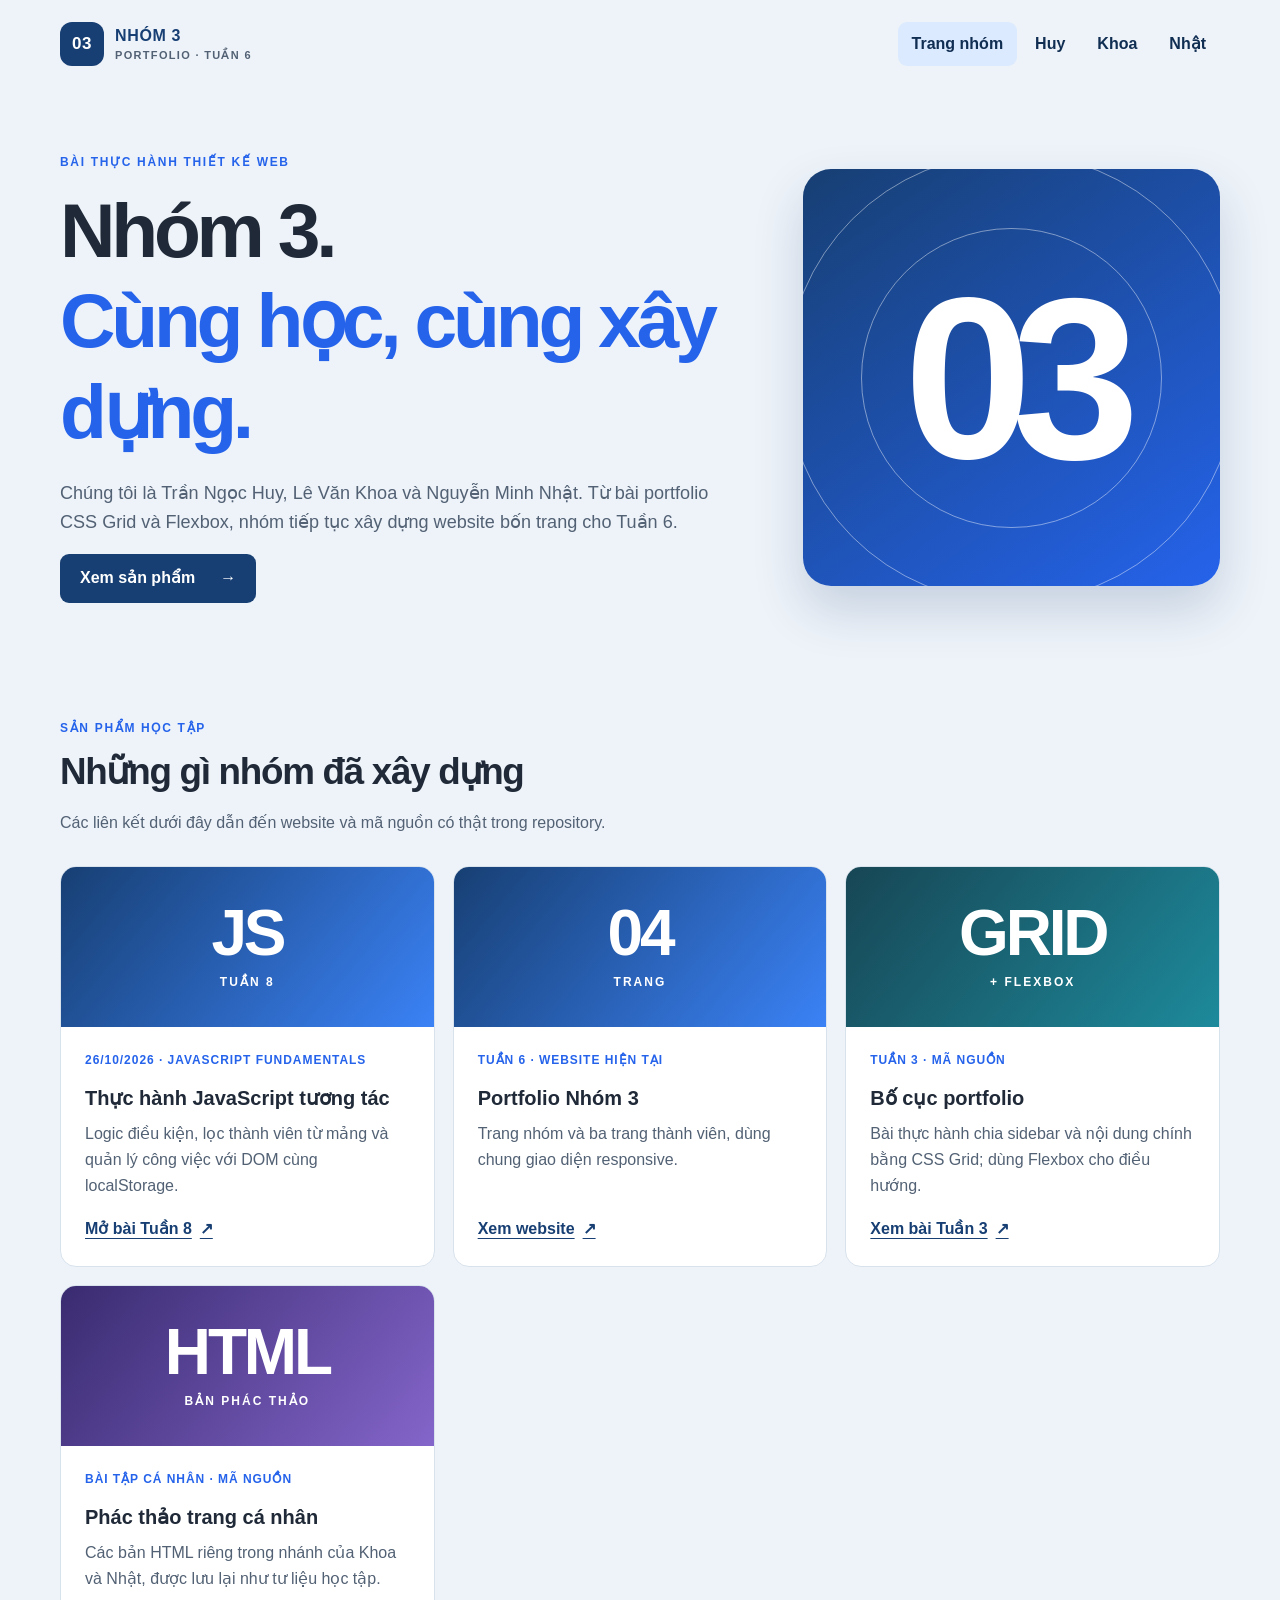
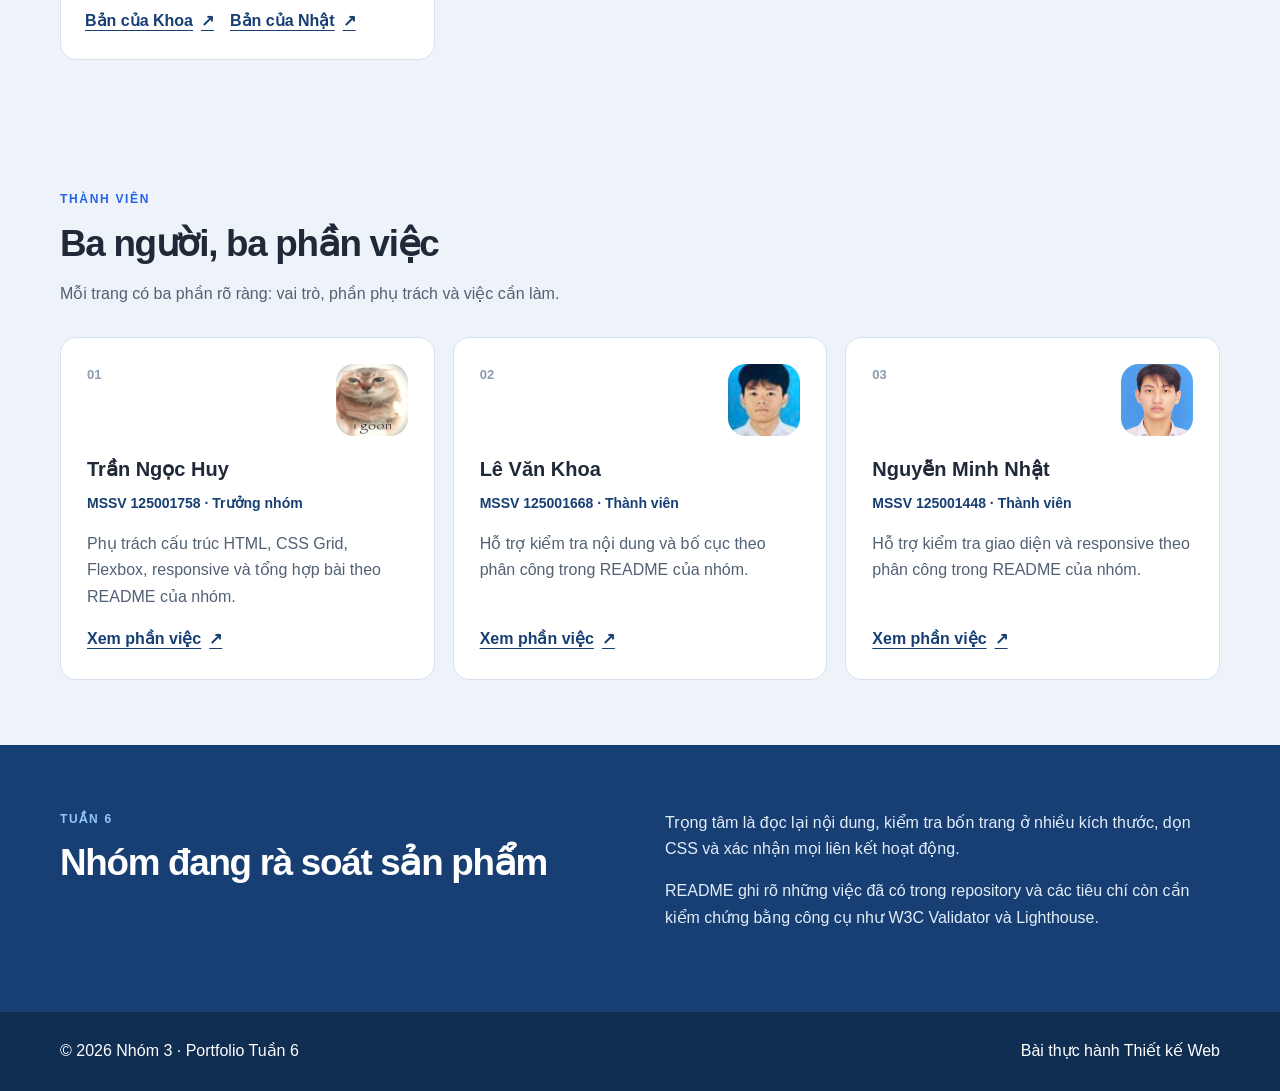
<file: index.html>
<!doctype html>
<html lang="vi">
<head>
  <meta charset="utf-8">
  <meta name="viewport" content="width=device-width, initial-scale=1">
  <meta name="theme-color" content="#173f73">
  <meta name="description" content="Nhóm 3, ba thành viên và các sản phẩm học tập trong Portfolio Tuần 6.">
  <title>Nhóm 3 | Portfolio — Tuần 6</title>
  <link rel="icon" href="favicon.svg" type="image/svg+xml">
  <link rel="stylesheet" href="style.css">
  <script src="script.js" defer></script>
</head>
<body>
  <a class="skip-link" href="#main">Bỏ qua điều hướng</a>
  <header class="site-header container">
    <a class="brand" href="index.html">
      <span class="brand-mark">03</span>
      <span>NHÓM 3<small>PORTFOLIO · TUẦN 6</small></span>
    </a>
    <button class="menu-toggle" type="button" aria-controls="primary-navigation" aria-expanded="false">☰ <span>Menu</span></button>
    <nav id="primary-navigation" aria-label="Điều hướng chính">
      <ul class="nav-list">
        <li><a href="index.html" aria-current="page">Trang nhóm</a></li>
        <li><a href="huy.html">Huy</a></li>
        <li><a href="khoa.html">Khoa</a></li>
        <li><a href="nhat.html">Nhật</a></li>
      </ul>
    </nav>
  </header>
  <main id="main">
    <section class="hero container">
      <div>
        <p class="eyebrow">BÀI THỰC HÀNH THIẾT KẾ WEB</p>
        <h1>Nhóm 3.<br><span>Cùng học, cùng xây dựng.</span></h1>
        <p class="hero-copy">Chúng tôi là Trần Ngọc Huy, Lê Văn Khoa và Nguyễn Minh Nhật. Từ bài portfolio CSS Grid và Flexbox, nhóm tiếp tục xây dựng website bốn trang cho Tuần 6.</p>
        <a class="button" href="#work">Xem sản phẩm <span aria-hidden="true">→</span></a>
      </div>
      <div class="hero-art" aria-hidden="true">
        <span>03</span>
        <div class="orbit orbit-one"></div>
        <div class="orbit orbit-two"></div>
      </div>
    </section>

    <section class="section container work-section" id="work">
      <div class="section-heading">
        <p class="eyebrow">SẢN PHẨM HỌC TẬP</p>
        <h2>Những gì nhóm đã xây dựng</h2>
        <p>Các liên kết dưới đây dẫn đến website và mã nguồn có thật trong repository.</p>
      </div>
      <div class="work-grid">
        <article class="work-card">
          <div class="work-preview preview-current" aria-hidden="true"><span>JS</span><small>TUẦN 8</small></div>
          <div class="work-body">
            <p class="work-label">26/10/2026 · JAVASCRIPT FUNDAMENTALS</p>
            <h3>Thực hành JavaScript tương tác</h3>
            <p>Logic điều kiện, lọc thành viên từ mảng và quản lý công việc với DOM cùng localStorage.</p>
            <a class="text-link" href="tuan-8/">Mở bài Tuần 8 <span aria-hidden="true">↗</span></a>
          </div>
        </article>

        <article class="work-card">
          <div class="work-preview preview-current" aria-hidden="true"><span>04</span><small>TRANG</small></div>
          <div class="work-body">
            <p class="work-label">TUẦN 6 · WEBSITE HIỆN TẠI</p>
            <h3>Portfolio Nhóm 3</h3>
            <p>Trang nhóm và ba trang thành viên, dùng chung giao diện responsive.</p>
            <a class="text-link" href="https://tranngochuyc-cyber.github.io/nhom3/">Xem website <span aria-hidden="true">↗</span></a>
          </div>
        </article>
        <article class="work-card">
          <div class="work-preview preview-grid" aria-hidden="true"><span>GRID</span><small>+ FLEXBOX</small></div>
          <div class="work-body">
            <p class="work-label">TUẦN 3 · MÃ NGUỒN</p>
            <h3>Bố cục portfolio</h3>
            <p>Bài thực hành chia sidebar và nội dung chính bằng CSS Grid; dùng Flexbox cho điều hướng.</p>
            <a class="text-link" href="https://github.com/tranngochuyc-cyber/nhom3/tree/1eaa0d9/BT_tuan3_css_grid">Xem bài Tuần 3 <span aria-hidden="true">↗</span></a>
          </div>
        </article>
        <article class="work-card">
          <div class="work-preview preview-drafts" aria-hidden="true"><span>HTML</span><small>BẢN PHÁC THẢO</small></div>
          <div class="work-body">
            <p class="work-label">BÀI TẬP CÁ NHÂN · MÃ NGUỒN</p>
            <h3>Phác thảo trang cá nhân</h3>
            <p>Các bản HTML riêng trong nhánh của Khoa và Nhật, được lưu lại như tư liệu học tập.</p>
            <div class="work-links">
              <a class="text-link" href="https://github.com/tranngochuyc-cyber/nhom3/tree/Khoa_Le">Bản của Khoa <span aria-hidden="true">↗</span></a>
              <a class="text-link" href="https://github.com/tranngochuyc-cyber/nhom3/tree/nhat-portfolio">Bản của Nhật <span aria-hidden="true">↗</span></a>
            </div>
          </div>
        </article>
      </div>
    </section>

    <section class="section container" id="members">
      <div class="section-heading">
        <p class="eyebrow">THÀNH VIÊN</p>
        <h2>Ba người, ba phần việc</h2>
        <p>Mỗi trang có ba phần rõ ràng: vai trò, phần phụ trách và việc cần làm.</p>
      </div>
      <div class="people-grid">
        <!-- Thành viên 1: Trần Ngọc Huy -->
        <article class="person-card">
          <div class="person-top">
            <span class="person-number">01</span>
            <img class="avatar person-photo" src="assets/huy.jpg" alt="Ảnh đại diện nhóm chọn cho Trần Ngọc Huy: mèo màu nâu" width="72" height="72" loading="lazy">
          </div>
          <h3>Trần Ngọc Huy</h3>
          <p class="student-id">MSSV 125001758 · Trưởng nhóm</p>
          <p>Phụ trách cấu trúc HTML, CSS Grid, Flexbox, responsive và tổng hợp bài theo README của nhóm.</p>
          <a class="text-link" href="huy.html" aria-label="Xem trang của Trần Ngọc Huy">Xem phần việc <span aria-hidden="true">↗</span></a>
        </article>
        <!-- Thành viên 2: Lê Văn Khoa -->
        <article class="person-card">
          <div class="person-top">
            <span class="person-number">02</span>
            <img class="avatar person-photo" src="assets/khoa.png" alt="Ảnh chân dung Lê Văn Khoa do nhóm cung cấp" width="72" height="72" loading="lazy">
          </div>
          <h3>Lê Văn Khoa</h3>
          <p class="student-id">MSSV 125001668 · Thành viên</p>
          <p>Hỗ trợ kiểm tra nội dung và bố cục theo phân công trong README của nhóm.</p>
          <a class="text-link" href="khoa.html" aria-label="Xem trang của Lê Văn Khoa">Xem phần việc <span aria-hidden="true">↗</span></a>
        </article>
        <!-- Thành viên 3: Nguyễn Minh Nhật -->
        <article class="person-card">
          <div class="person-top">
            <span class="person-number">03</span>
            <img class="avatar person-photo" src="assets/nhat.png" alt="Ảnh chân dung Nguyễn Minh Nhật do nhóm cung cấp" width="72" height="72" loading="lazy">
          </div>
          <h3>Nguyễn Minh Nhật</h3>
          <p class="student-id">MSSV 125001448 · Thành viên</p>
          <p>Hỗ trợ kiểm tra giao diện và responsive theo phân công trong README của nhóm.</p>
          <a class="text-link" href="nhat.html" aria-label="Xem trang của Nguyễn Minh Nhật">Xem phần việc <span aria-hidden="true">↗</span></a>
        </article>
      </div>
    </section>

    <section class="section section-band">
      <div class="container two-col">
        <div><p class="eyebrow">TUẦN 6</p><h2>Nhóm đang rà soát sản phẩm</h2></div>
        <div>
          <p>Trọng tâm là đọc lại nội dung, kiểm tra bốn trang ở nhiều kích thước, dọn CSS và xác nhận mọi liên kết hoạt động.</p>
          <p>README ghi rõ những việc đã có trong repository và các tiêu chí còn cần kiểm chứng bằng công cụ như W3C Validator và Lighthouse.</p>
        </div>
      </div>
    </section>
  </main>
  <footer class="site-footer">
    <div class="container footer-inner">
      <p>© 2026 Nhóm 3 · Portfolio Tuần 6</p>
      <p>Bài thực hành Thiết kế Web</p>
    </div>
  </footer>
</body>
</html>
</file>
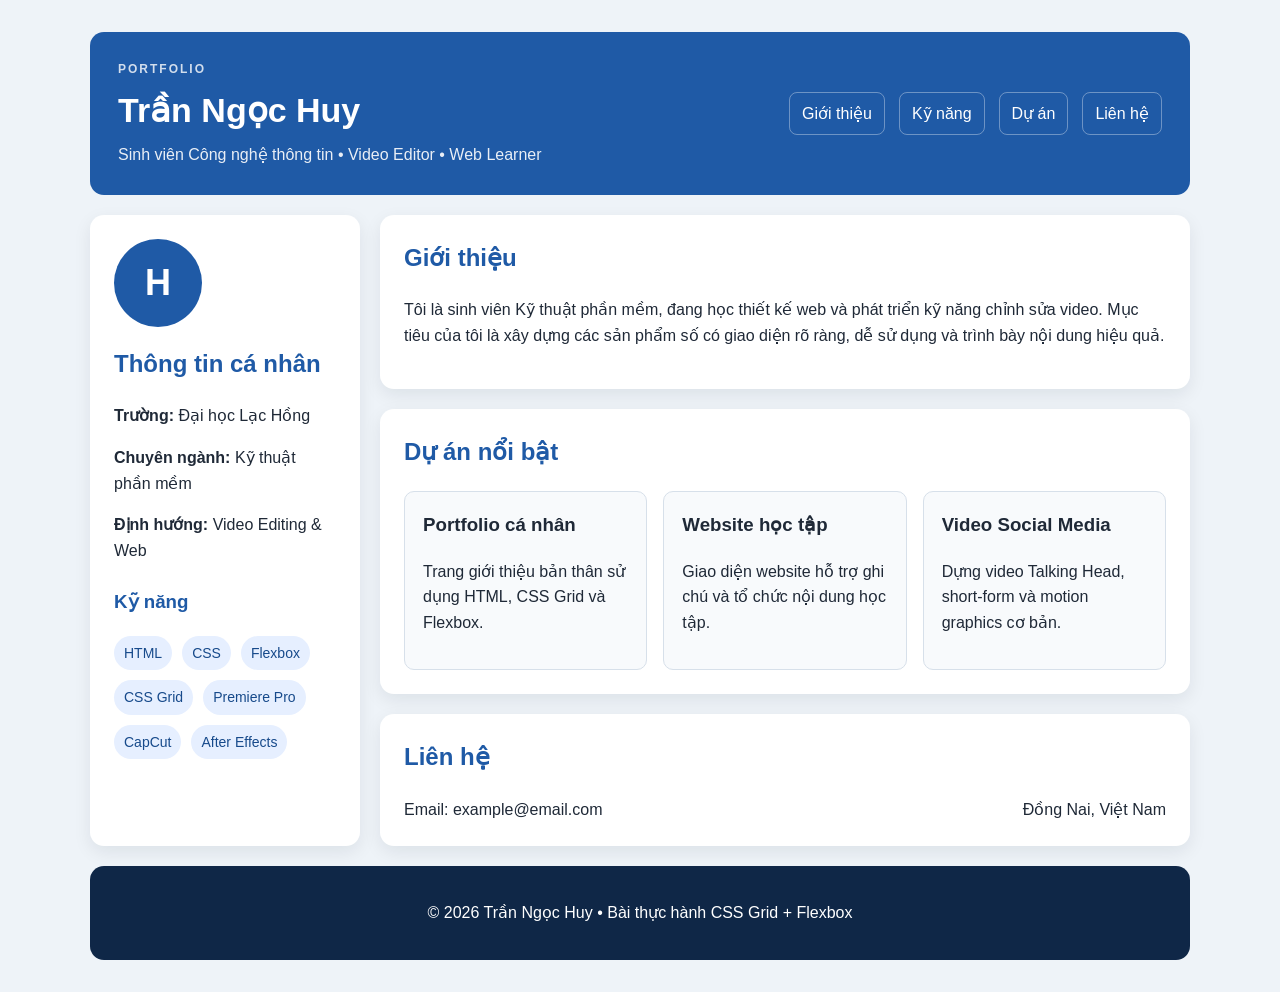
<file: tuan-3/index.html>
<!DOCTYPE html>
<html lang="vi">
<head>
  <meta charset="UTF-8" />
  <meta name="viewport" content="width=device-width, initial-scale=1.0" />
  <title>Portfolio cá nhân</title>
  <link rel="stylesheet" href="style.css" />
</head>
<body>
  <div class="page-layout">
    <header class="header">
      <div>
        <p class="eyebrow">PORTFOLIO</p>
        <h1>Trần Ngọc Huy</h1>
        <p class="subtitle">Sinh viên Công nghệ thông tin • Video Editor • Web Learner</p>
      </div>
      <nav class="nav">
        <a href="#about">Giới thiệu</a>
        <a href="#skills">Kỹ năng</a>
        <a href="#projects">Dự án</a>
        <a href="#contact">Liên hệ</a>
      </nav>
    </header>

    <aside class="sidebar">
      <div class="avatar">H</div>
      <h2>Thông tin cá nhân</h2>
      <p><strong>Trường:</strong> Đại học Lạc Hồng</p>
      <p><strong>Chuyên ngành:</strong> Kỹ thuật phần mềm</p>
      <p><strong>Định hướng:</strong> Video Editing & Web</p>

      <h3 id="skills">Kỹ năng</h3>
      <div class="skills">
        <span>HTML</span>
        <span>CSS</span>
        <span>Flexbox</span>
        <span>CSS Grid</span>
        <span>Premiere Pro</span>
        <span>CapCut</span>
        <span>After Effects</span>
      </div>
    </aside>

    <main class="main-content">
      <section id="about" class="card">
        <h2>Giới thiệu</h2>
        <p>
          Tôi là sinh viên Kỹ thuật phần mềm, đang học thiết kế web và phát triển kỹ năng
          chỉnh sửa video. Mục tiêu của tôi là xây dựng các sản phẩm số có giao diện rõ ràng,
          dễ sử dụng và trình bày nội dung hiệu quả.
        </p>
      </section>

      <section id="projects" class="card">
        <h2>Dự án nổi bật</h2>
        <div class="project-grid">
          <article class="project-item">
            <h3>Portfolio cá nhân</h3>
            <p>Trang giới thiệu bản thân sử dụng HTML, CSS Grid và Flexbox.</p>
          </article>
          <article class="project-item">
            <h3>Website học tập</h3>
            <p>Giao diện website hỗ trợ ghi chú và tổ chức nội dung học tập.</p>
          </article>
          <article class="project-item">
            <h3>Video Social Media</h3>
            <p>Dựng video Talking Head, short-form và motion graphics cơ bản.</p>
          </article>
        </div>
      </section>

      <section id="contact" class="card">
        <h2>Liên hệ</h2>
        <div class="contact-row">
          <span>Email: example@email.com</span>
          <span>Đồng Nai, Việt Nam</span>
        </div>
      </section>
    </main>

    <footer class="footer">
      <p>© 2026 Trần Ngọc Huy • Bài thực hành CSS Grid + Flexbox</p>
    </footer>
  </div>
</body>
</html>
</file>
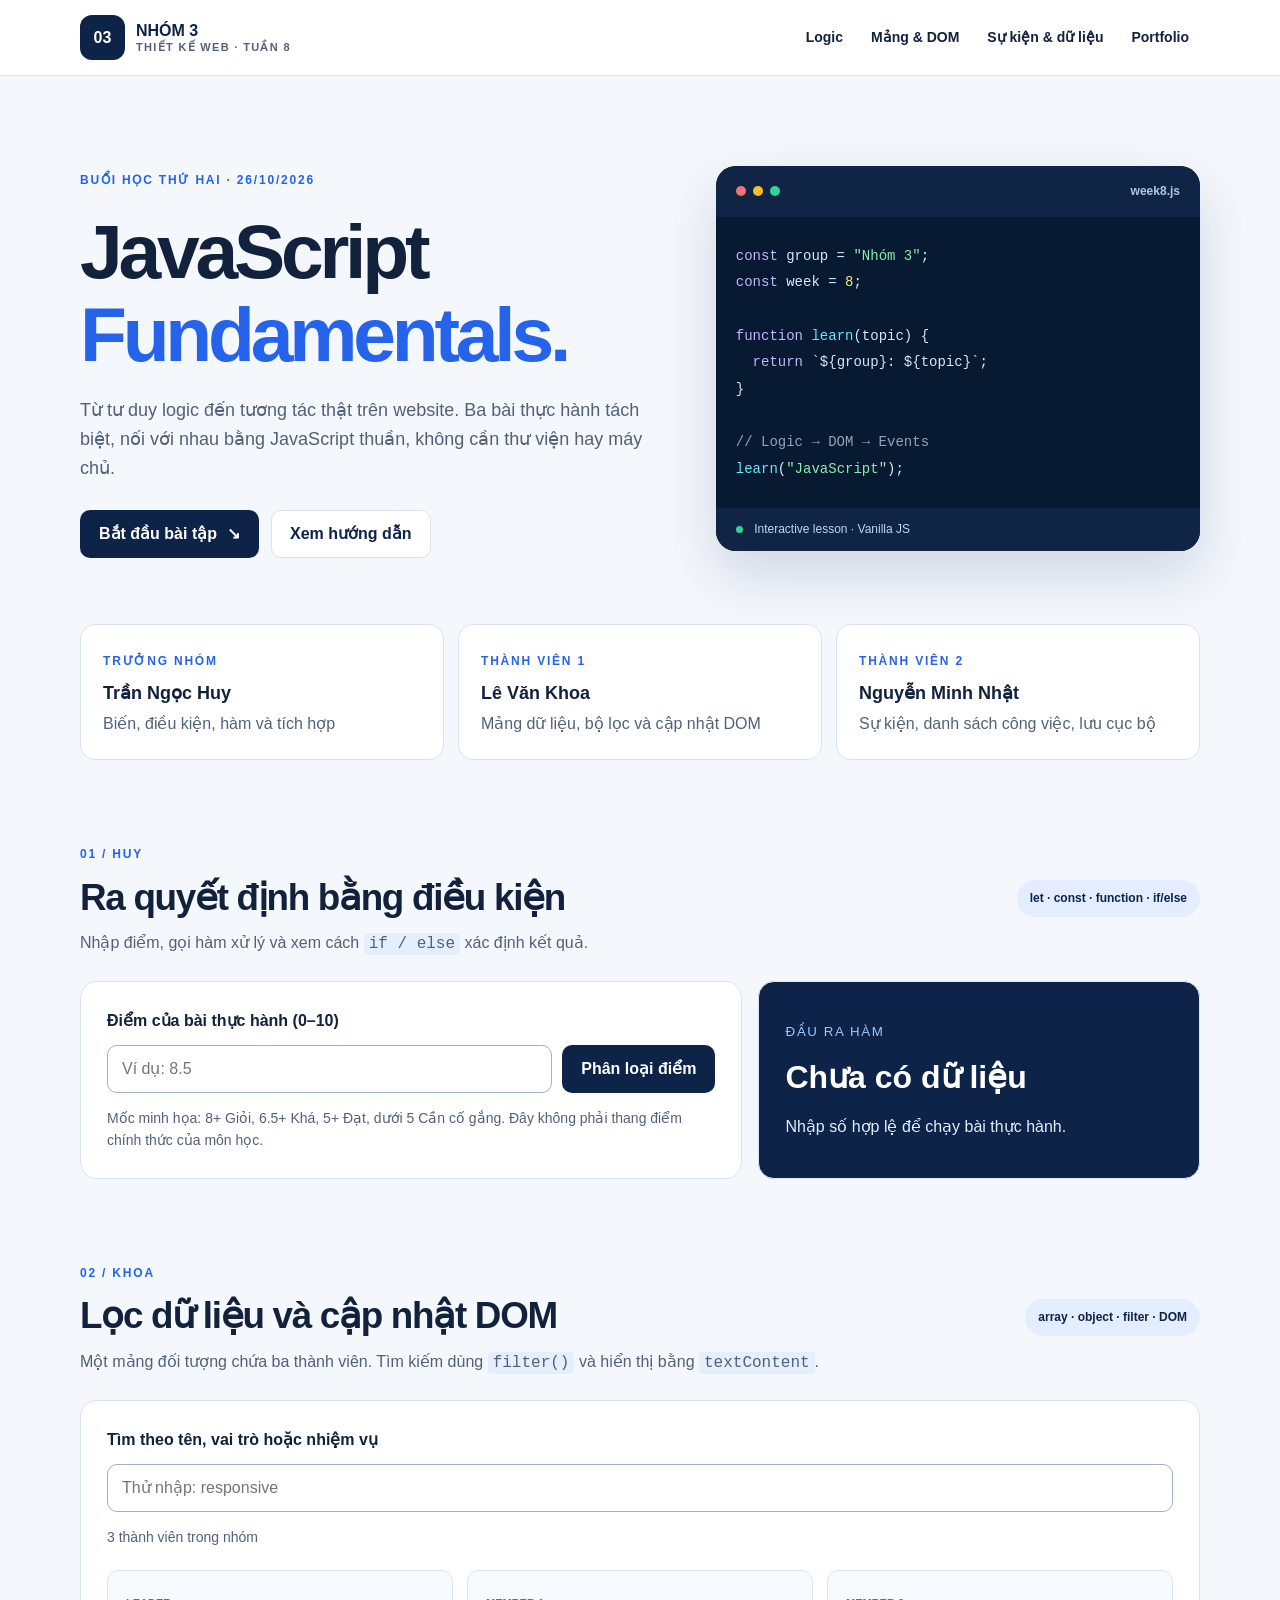
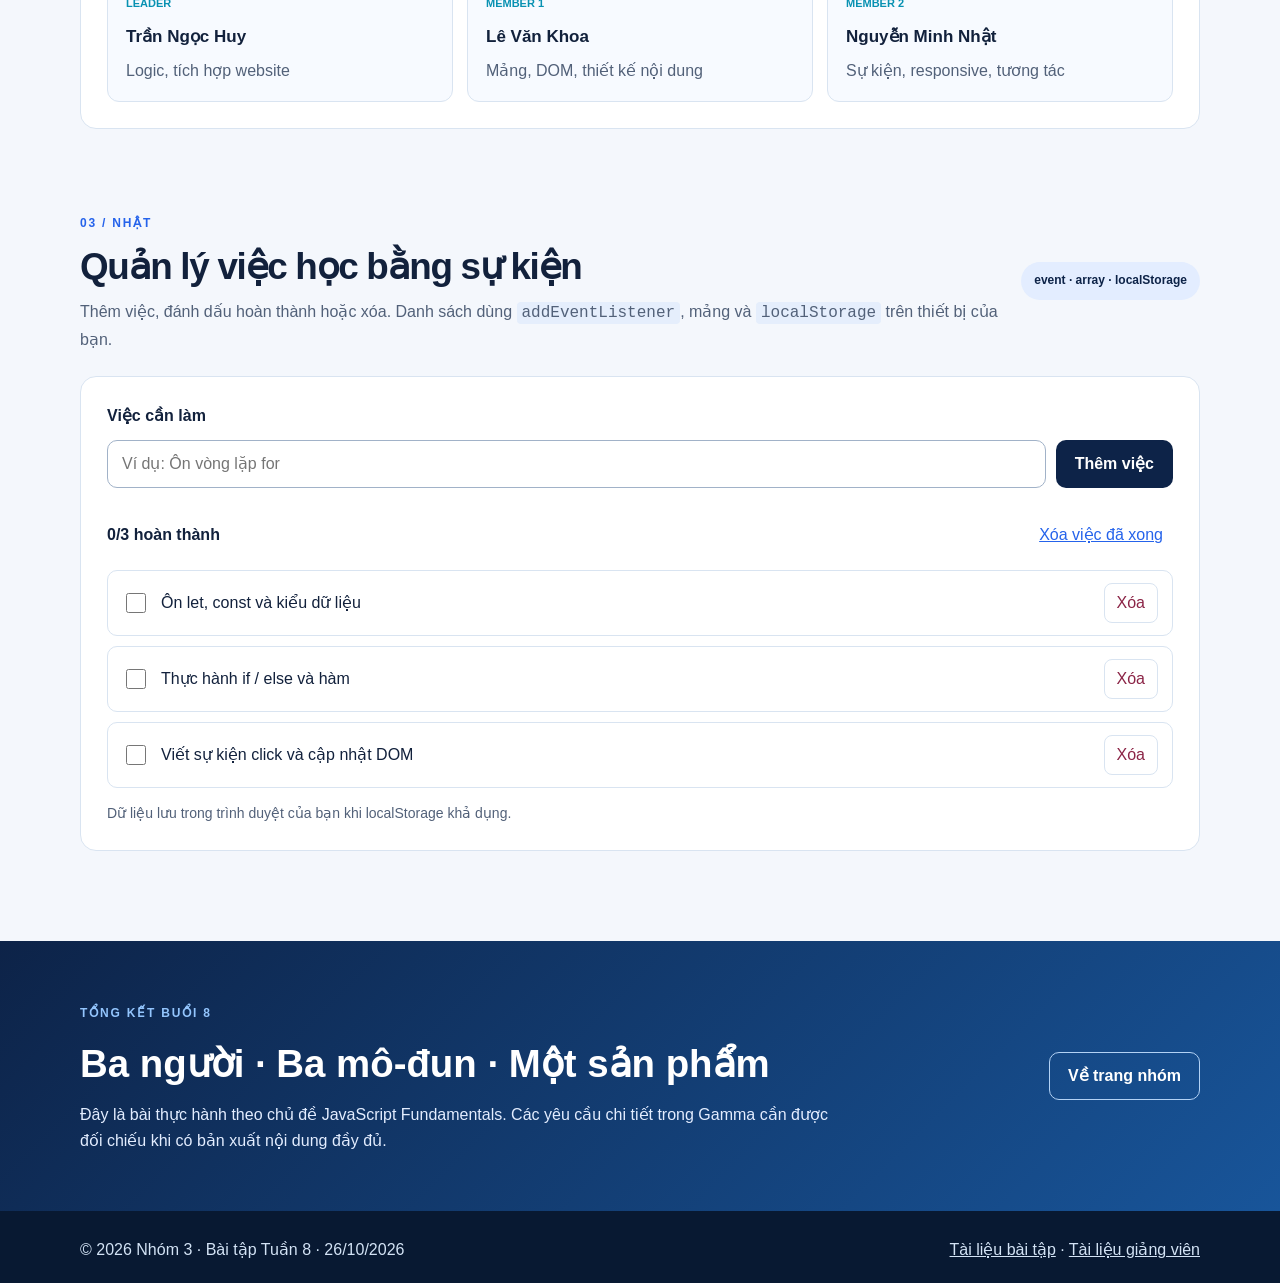
<file: tuan-8/index.html>
<!doctype html>
<html lang="vi">
<head>
  <meta charset="utf-8">
  <meta name="viewport" content="width=device-width, initial-scale=1">
  <meta name="theme-color" content="#0d2348">
  <meta name="description" content="Bài thực hành Tuần 8, JavaScript Fundamentals: điều kiện, mảng, DOM, sự kiện, localStorage của Nhóm 3.">
  <title>Tuần 8 · JavaScript Fundamentals | Nhóm 3</title>
  <link rel="icon" href="../favicon.svg" type="image/svg+xml">
  <link rel="stylesheet" href="style.css">
  <script type="module" src="app.mjs"></script>
</head>
<body>
  <a class="skip-link" href="#content">Bỏ qua điều hướng</a>
  <header class="topbar">
    <div class="container topbar-inner">
      <a class="brand" href="../index.html" aria-label="Về trang Nhóm 3"><span class="brand-icon">03</span><span>NHÓM 3 <small>THIẾT KẾ WEB · TUẦN 8</small></span></a>
      <nav aria-label="Điều hướng bài thực hành" class="nav">
        <a href="#logic">Logic</a><a href="#team">Mảng & DOM</a><a href="#tasks">Sự kiện & dữ liệu</a><a href="../index.html">Portfolio</a>
      </nav>
    </div>
  </header>
  <main id="content">
    <section class="container hero">
      <div class="hero-text">
        <p class="eyebrow">BUỔI HỌC THỨ HAI · 26/10/2026</p>
        <h1>JavaScript<br><span>Fundamentals.</span></h1>
        <p class="lead">Từ tư duy logic đến tương tác thật trên website. Ba bài thực hành tách biệt, nối với nhau bằng JavaScript thuần, không cần thư viện hay máy chủ.</p>
        <div class="hero-actions"><a class="button primary" href="#logic">Bắt đầu bài tập <span aria-hidden="true">↘</span></a><a class="button outline" href="README.md">Xem hướng dẫn</a></div>
      </div>
      <div class="hero-terminal" aria-label="Ví dụ cú pháp JavaScript">
        <div class="terminal-top"><span></span><span></span><span></span><strong>week8.js</strong></div>
        <pre><code><span class="code-purple">const</span> group = <span class="code-green">"Nhóm 3"</span>;
<span class="code-purple">const</span> week = <span class="code-yellow">8</span>;

<span class="code-purple">function</span> <span class="code-cyan">learn</span>(topic) {
  <span class="code-purple">return</span> `${group}: ${topic}`;
}

<span class="code-gray">// Logic → DOM → Events</span>
<span class="code-cyan">learn</span>(<span class="code-green">"JavaScript"</span>);</code></pre>
        <div class="terminal-footer"><span class="status-dot"></span> Interactive lesson · Vanilla JS</div>
      </div>
    </section>
    <section class="container owners" aria-label="Phân công thành viên">
      <div><span class="owner-label">TRƯỞNG NHÓM</span><strong>Trần Ngọc Huy</strong><p>Biến, điều kiện, hàm và tích hợp</p></div>
      <div><span class="owner-label">THÀNH VIÊN 1</span><strong>Lê Văn Khoa</strong><p>Mảng dữ liệu, bộ lọc và cập nhật DOM</p></div>
      <div><span class="owner-label">THÀNH VIÊN 2</span><strong>Nguyễn Minh Nhật</strong><p>Sự kiện, danh sách công việc, lưu cục bộ</p></div>
    </section>
    <section id="logic" class="container lesson">
      <div class="section-head"><div><span class="section-number">01 / HUY</span><h2>Ra quyết định bằng điều kiện</h2><p>Nhập điểm, gọi hàm xử lý và xem cách <code>if / else</code> xác định kết quả.</p></div><span class="topic-pill">let · const · function · if/else</span></div>
      <div class="module-grid">
        <form class="module-card" id="score-form">
          <label for="score-input">Điểm của bài thực hành (0–10)</label>
          <div class="input-combo"><input id="score-input" name="score" type="number" min="0" max="10" step="0.1" inputmode="decimal" placeholder="Ví dụ: 8.5" required><button class="button primary" type="submit">Phân loại điểm</button></div>
          <p class="hint">Mốc minh họa: 8+ Giỏi, 6.5+ Khá, 5+ Đạt, dưới 5 Cần cố gắng. Đây không phải thang điểm chính thức của môn học.</p>
        </form>
        <div class="result-card" aria-live="polite" aria-atomic="true">
          <small>ĐẦU RA HÀM</small>
          <strong id="score-result">Chưa có dữ liệu</strong>
          <p id="score-detail">Nhập số hợp lệ để chạy bài thực hành.</p>
        </div>
      </div>
    </section>
    <section id="team" class="container lesson">
      <div class="section-head"><div><span class="section-number">02 / KHOA</span><h2>Lọc dữ liệu và cập nhật DOM</h2><p>Một mảng đối tượng chứa ba thành viên. Tìm kiếm dùng <code>filter()</code> và hiển thị bằng <code>textContent</code>.</p></div><span class="topic-pill">array · object · filter · DOM</span></div>
      <div class="module-card">
        <label for="team-search">Tìm theo tên, vai trò hoặc nhiệm vụ</label>
        <input id="team-search" type="search" placeholder="Thử nhập: responsive" autocomplete="off">
        <p id="team-count" class="hint" aria-live="polite">3 thành viên trong nhóm</p>
        <ul id="team-list" class="team-grid">
          <li class="team-card"><span>LEADER</span><strong>Trần Ngọc Huy</strong><p>Logic, tích hợp website</p></li>
          <li class="team-card"><span>MEMBER 1</span><strong>Lê Văn Khoa</strong><p>Mảng, DOM, thiết kế nội dung</p></li>
          <li class="team-card"><span>MEMBER 2</span><strong>Nguyễn Minh Nhật</strong><p>Sự kiện, responsive, tương tác</p></li>
        </ul>
      </div>
    </section>
    <section id="tasks" class="container lesson lesson-last">
      <div class="section-head"><div><span class="section-number">03 / NHẬT</span><h2>Quản lý việc học bằng sự kiện</h2><p>Thêm việc, đánh dấu hoàn thành hoặc xóa. Danh sách dùng <code>addEventListener</code>, mảng và <code>localStorage</code> trên thiết bị của bạn.</p></div><span class="topic-pill">event · array · localStorage</span></div>
      <div class="module-card">
        <form id="task-form" class="task-form"><label for="task-input">Việc cần làm</label><div class="input-combo"><input id="task-input" name="task" type="text" maxlength="100" placeholder="Ví dụ: Ôn vòng lặp for" required><button class="button primary" type="submit">Thêm việc</button></div></form>
        <div class="task-toolbar"><strong id="task-count" aria-live="polite">0/0 hoàn thành</strong><button class="text-button" id="clear-done" type="button">Xóa việc đã xong</button></div>
        <ul id="task-list" class="task-list"><li class="hint">Bật JavaScript để thực hành tính năng này.</li></ul>
        <p id="task-feedback" class="hint" role="status" aria-live="polite">Dữ liệu lưu trong trình duyệt của bạn khi localStorage khả dụng.</p>
      </div>
    </section>
    <section class="summary-band"><div class="container summary"><div><span class="eyebrow">TỔNG KẾT BUỔI 8</span><h2>Ba người · Ba mô-đun · Một sản phẩm</h2><p>Đây là bài thực hành theo chủ đề JavaScript Fundamentals. Các yêu cầu chi tiết trong Gamma cần được đối chiếu khi có bản xuất nội dung đầy đủ.</p></div><a class="button outline-light" href="../index.html">Về trang nhóm</a></div></section>
  </main>
  <footer class="site-footer"><div class="container"><p>© 2026 Nhóm 3 · Bài tập Tuần 8 · 26/10/2026</p><p><a href="README.md">Tài liệu bài tập</a> · <a href="https://gamma.app/embed/Tuan-8-JavaScript-Fundamentals-Tu-Duy-Logic-AI-First-hlyckbo7o8y0bsp?mode=doc">Tài liệu giảng viên</a></p></div></footer>
</body>
</html>
</file>
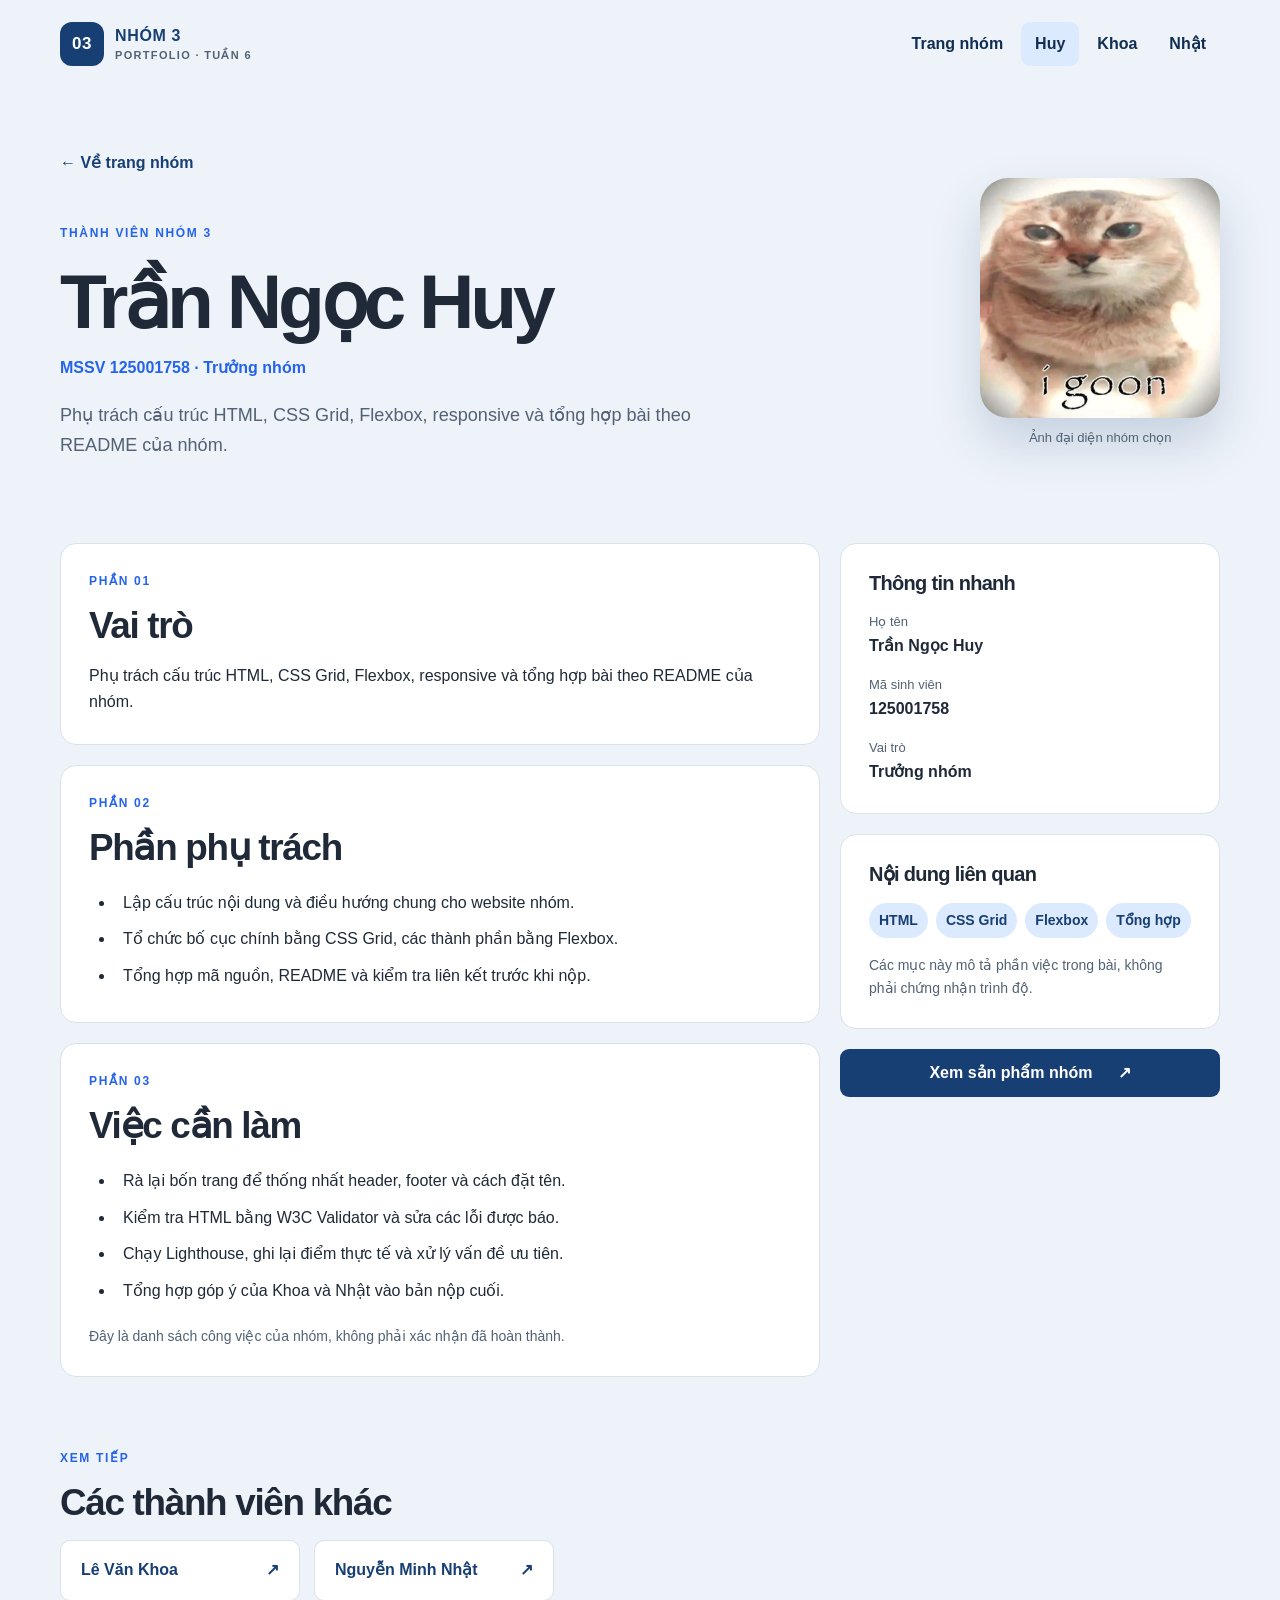
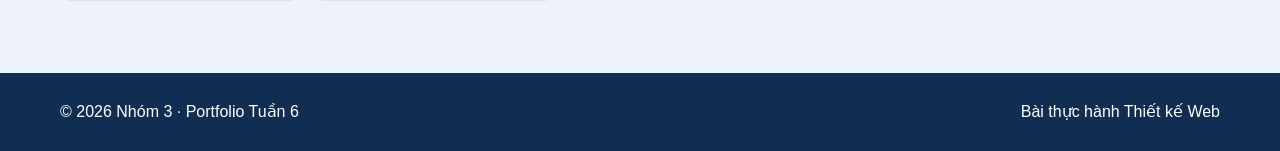
<file: huy.html>
<!doctype html>
<html lang="vi">
<head>
  <meta charset="utf-8">
  <meta name="viewport" content="width=device-width, initial-scale=1">
  <meta name="theme-color" content="#173f73">
  <meta name="description" content="Trang cá nhân và nhiệm vụ của Trần Ngọc Huy trong Nhóm 3, Portfolio Tuần 6.">
  <title>Trần Ngọc Huy | Portfolio — Tuần 6</title>
  <link rel="icon" href="favicon.svg" type="image/svg+xml">
  <link rel="stylesheet" href="style.css">
  <script src="script.js" defer></script>
</head>
<body>
  <a class="skip-link" href="#main">Bỏ qua điều hướng</a>
  <header class="site-header container">
    <a class="brand" href="index.html">
      <span class="brand-mark">03</span>
      <span>NHÓM 3<small>PORTFOLIO · TUẦN 6</small></span>
    </a>
    <button class="menu-toggle" type="button" aria-controls="primary-navigation" aria-expanded="false">☰ <span>Menu</span></button>
    <nav id="primary-navigation" aria-label="Điều hướng chính">
      <ul class="nav-list">
        <li><a href="index.html">Trang nhóm</a></li>
        <li><a href="huy.html" aria-current="page">Huy</a></li>
        <li><a href="khoa.html">Khoa</a></li>
        <li><a href="nhat.html">Nhật</a></li>
      </ul>
    </nav>
  </header>
  <main id="main">
    <section class="profile-hero container">
      <div>
        <a class="back-link" href="index.html">← Về trang nhóm</a>
        <p class="eyebrow">THÀNH VIÊN NHÓM 3</p>
        <h1>Trần Ngọc Huy</h1>
        <p class="profile-meta">MSSV 125001758 <span aria-hidden="true">·</span> Trưởng nhóm</p>
        <p class="hero-copy">Phụ trách cấu trúc HTML, CSS Grid, Flexbox, responsive và tổng hợp bài theo README của nhóm.</p>
      </div>
      <figure class="profile-portrait">
        <img src="assets/huy.jpg" alt="Ảnh đại diện nhóm chọn cho Trần Ngọc Huy: mèo màu nâu" width="240" height="240">
        <figcaption>Ảnh đại diện nhóm chọn</figcaption>
      </figure>
    </section>

    <div class="container profile-layout">
      <div class="profile-main">
        <!-- Phần 1: vai trò của Trần Ngọc Huy -->
        <section class="panel" id="role">
          <p class="eyebrow">PHẦN 01</p>
          <h2>Vai trò</h2>
          <p>Phụ trách cấu trúc HTML, CSS Grid, Flexbox, responsive và tổng hợp bài theo README của nhóm.</p>
        </section>
        <!-- Phần 2: phần phụ trách -->
        <section class="panel" id="tasks">
          <p class="eyebrow">PHẦN 02</p>
          <h2>Phần phụ trách</h2>
          <ul class="task-list">
            <li>Lập cấu trúc nội dung và điều hướng chung cho website nhóm.</li>
            <li>Tổ chức bố cục chính bằng CSS Grid, các thành phần bằng Flexbox.</li>
            <li>Tổng hợp mã nguồn, README và kiểm tra liên kết trước khi nộp.</li>
          </ul>
        </section>
        <!-- Phần 3: việc cần làm -->
        <section class="panel" id="next">
          <p class="eyebrow">PHẦN 03</p>
          <h2>Việc cần làm</h2>
          <ul class="task-list">
            <li>Rà lại bốn trang để thống nhất header, footer và cách đặt tên.</li>
            <li>Kiểm tra HTML bằng W3C Validator và sửa các lỗi được báo.</li>
            <li>Chạy Lighthouse, ghi lại điểm thực tế và xử lý vấn đề ưu tiên.</li>
            <li>Tổng hợp góp ý của Khoa và Nhật vào bản nộp cuối.</li>
          </ul>
          <p class="small-note">Đây là danh sách công việc của nhóm, không phải xác nhận đã hoàn thành.</p>
        </section>
      </div>
      <aside class="profile-aside">
        <div class="aside-card">
          <h2>Thông tin nhanh</h2>
          <dl><dt>Họ tên</dt><dd>Trần Ngọc Huy</dd><dt>Mã sinh viên</dt><dd>125001758</dd><dt>Vai trò</dt><dd>Trưởng nhóm</dd></dl>
        </div>
        <div class="aside-card">
          <h2>Nội dung liên quan</h2>
          <div class="tags"><span>HTML</span><span>CSS Grid</span><span>Flexbox</span><span>Tổng hợp</span></div>
          <p class="small-note">Các mục này mô tả phần việc trong bài, không phải chứng nhận trình độ.</p>
        </div>
        <a class="button aside-button" href="index.html#work">Xem sản phẩm nhóm <span aria-hidden="true">↗</span></a>
      </aside>
    </div>

    <section class="section container next-section">
      <p class="eyebrow">XEM TIẾP</p>
      <h2>Các thành viên khác</h2>
      <div class="next-links">
        <a href="khoa.html">Lê Văn Khoa<span aria-hidden="true">↗</span></a>
        <a href="nhat.html">Nguyễn Minh Nhật<span aria-hidden="true">↗</span></a>
      </div>
    </section>
  </main>
  <footer class="site-footer">
    <div class="container footer-inner">
      <p>© 2026 Nhóm 3 · Portfolio Tuần 6</p>
      <p>Bài thực hành Thiết kế Web</p>
    </div>
  </footer>
</body>
</html>
</file>
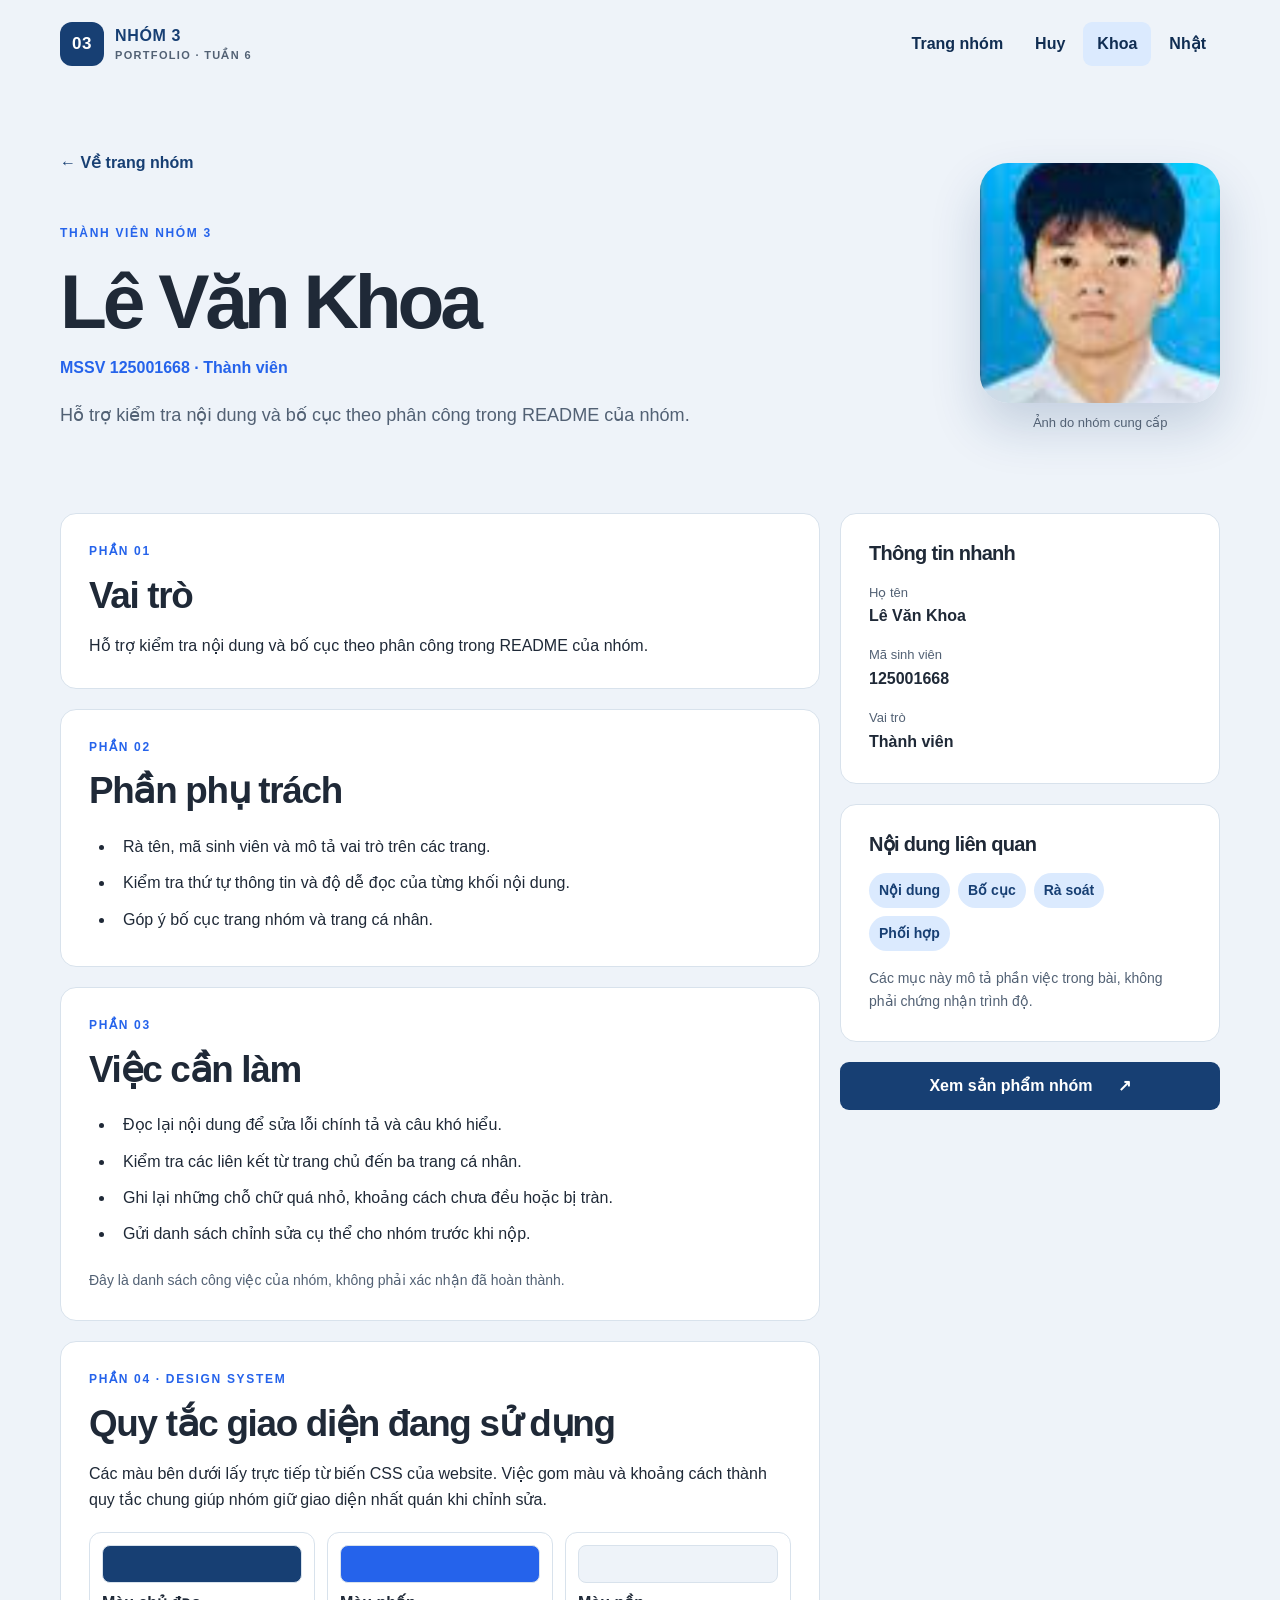
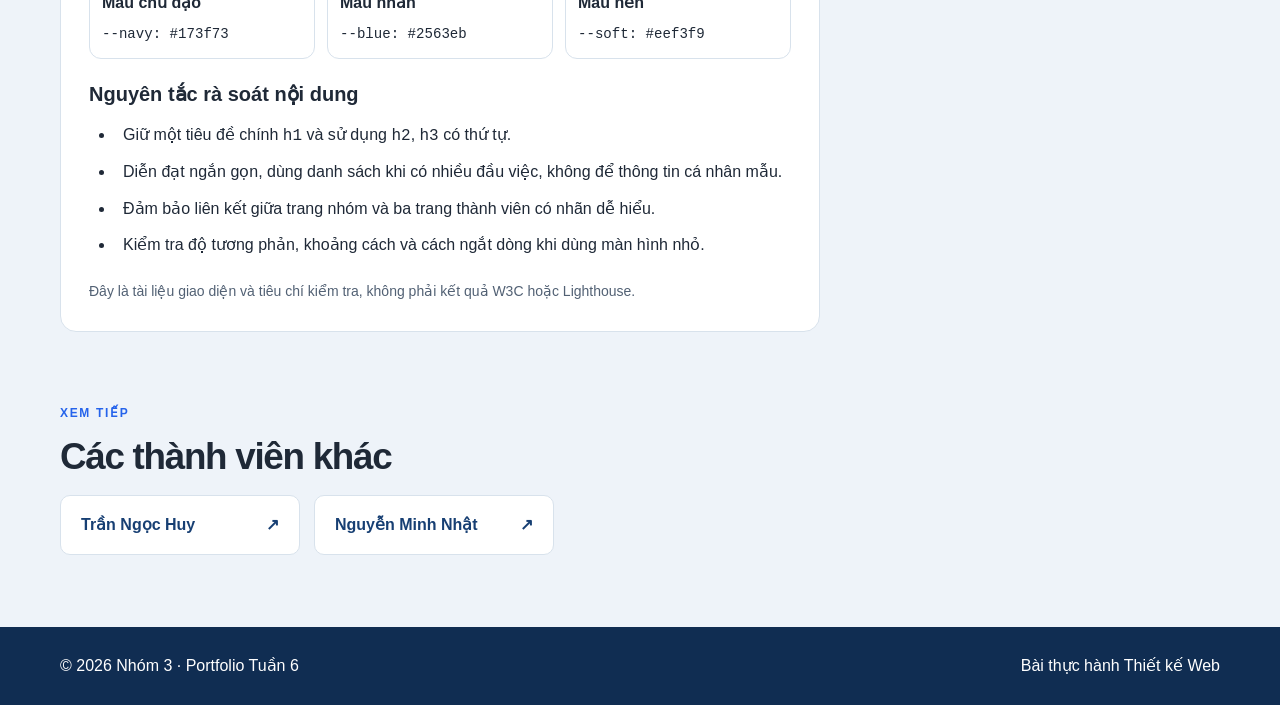
<file: khoa.html>
<!doctype html>
<html lang="vi">
<head>
  <meta charset="utf-8">
  <meta name="viewport" content="width=device-width, initial-scale=1">
  <meta name="theme-color" content="#173f73">
  <meta name="description" content="Trang cá nhân và nhiệm vụ của Lê Văn Khoa trong Nhóm 3, Portfolio Tuần 6.">
  <title>Lê Văn Khoa | Portfolio — Tuần 6</title>
  <link rel="icon" href="favicon.svg" type="image/svg+xml">
  <link rel="stylesheet" href="style.css">
  <link rel="stylesheet" href="khoa-tuan6.css">
  <script src="script.js" defer></script>
</head>
<body>
  <a class="skip-link" href="#main">Bỏ qua điều hướng</a>
  <header class="site-header container">
    <a class="brand" href="index.html">
      <span class="brand-mark">03</span>
      <span>NHÓM 3<small>PORTFOLIO · TUẦN 6</small></span>
    </a>
    <button class="menu-toggle" type="button" aria-controls="primary-navigation" aria-expanded="false">☰ <span>Menu</span></button>
    <nav id="primary-navigation" aria-label="Điều hướng chính">
      <ul class="nav-list">
        <li><a href="index.html">Trang nhóm</a></li>
        <li><a href="huy.html">Huy</a></li>
        <li><a href="khoa.html" aria-current="page">Khoa</a></li>
        <li><a href="nhat.html">Nhật</a></li>
      </ul>
    </nav>
  </header>
  <main id="main">
    <section class="profile-hero container">
      <div>
        <a class="back-link" href="index.html">← Về trang nhóm</a>
        <p class="eyebrow">THÀNH VIÊN NHÓM 3</p>
        <h1>Lê Văn Khoa</h1>
        <p class="profile-meta">MSSV 125001668 <span aria-hidden="true">·</span> Thành viên</p>
        <p class="hero-copy">Hỗ trợ kiểm tra nội dung và bố cục theo phân công trong README của nhóm.</p>
      </div>
      <figure class="profile-portrait">
        <img src="assets/khoa.png" alt="Ảnh chân dung Lê Văn Khoa do nhóm cung cấp" width="240" height="240">
        <figcaption>Ảnh do nhóm cung cấp</figcaption>
      </figure>
    </section>

    <div class="container profile-layout">
      <div class="profile-main">
        <!-- Phần 1: vai trò của Lê Văn Khoa -->
        <section class="panel" id="role">
          <p class="eyebrow">PHẦN 01</p>
          <h2>Vai trò</h2>
          <p>Hỗ trợ kiểm tra nội dung và bố cục theo phân công trong README của nhóm.</p>
        </section>
        <!-- Phần 2: phần phụ trách -->
        <section class="panel" id="tasks">
          <p class="eyebrow">PHẦN 02</p>
          <h2>Phần phụ trách</h2>
          <ul class="task-list">
            <li>Rà tên, mã sinh viên và mô tả vai trò trên các trang.</li>
            <li>Kiểm tra thứ tự thông tin và độ dễ đọc của từng khối nội dung.</li>
            <li>Góp ý bố cục trang nhóm và trang cá nhân.</li>
          </ul>
        </section>
        <!-- Phần 3: việc cần làm -->
        <section class="panel" id="next">
          <p class="eyebrow">PHẦN 03</p>
          <h2>Việc cần làm</h2>
          <ul class="task-list">
            <li>Đọc lại nội dung để sửa lỗi chính tả và câu khó hiểu.</li>
            <li>Kiểm tra các liên kết từ trang chủ đến ba trang cá nhân.</li>
            <li>Ghi lại những chỗ chữ quá nhỏ, khoảng cách chưa đều hoặc bị tràn.</li>
            <li>Gửi danh sách chỉnh sửa cụ thể cho nhóm trước khi nộp.</li>
          </ul>
          <p class="small-note">Đây là danh sách công việc của nhóm, không phải xác nhận đã hoàn thành.</p>
        </section>
        <section class="panel" id="design-system" aria-labelledby="design-system-heading">
          <p class="eyebrow">PHẦN 04 · DESIGN SYSTEM</p>
          <h2 id="design-system-heading">Quy tắc giao diện đang sử dụng</h2>
          <p>Các màu bên dưới lấy trực tiếp từ biến CSS của website. Việc gom màu và khoảng cách thành quy tắc chung giúp nhóm giữ giao diện nhất quán khi chỉnh sửa.</p>
          <ul class="khoa-token-grid" aria-label="Bảng màu giao diện">
            <li><span class="khoa-color-preview khoa-navy" aria-hidden="true"></span><strong>Màu chủ đạo</strong><code>--navy: #173f73</code></li>
            <li><span class="khoa-color-preview khoa-blue" aria-hidden="true"></span><strong>Màu nhấn</strong><code>--blue: #2563eb</code></li>
            <li><span class="khoa-color-preview khoa-soft" aria-hidden="true"></span><strong>Màu nền</strong><code>--soft: #eef3f9</code></li>
          </ul>
          <h3>Nguyên tắc rà soát nội dung</h3>
          <ul class="task-list">
            <li>Giữ một tiêu đề chính <code>h1</code> và sử dụng <code>h2</code>, <code>h3</code> có thứ tự.</li>
            <li>Diễn đạt ngắn gọn, dùng danh sách khi có nhiều đầu việc, không để thông tin cá nhân mẫu.</li>
            <li>Đảm bảo liên kết giữa trang nhóm và ba trang thành viên có nhãn dễ hiểu.</li>
            <li>Kiểm tra độ tương phản, khoảng cách và cách ngắt dòng khi dùng màn hình nhỏ.</li>
          </ul>
          <p class="small-note">Đây là tài liệu giao diện và tiêu chí kiểm tra, không phải kết quả W3C hoặc Lighthouse.</p>
        </section>
      </div>
      <aside class="profile-aside">
        <div class="aside-card">
          <h2>Thông tin nhanh</h2>
          <dl><dt>Họ tên</dt><dd>Lê Văn Khoa</dd><dt>Mã sinh viên</dt><dd>125001668</dd><dt>Vai trò</dt><dd>Thành viên</dd></dl>
        </div>
        <div class="aside-card">
          <h2>Nội dung liên quan</h2>
          <div class="tags"><span>Nội dung</span><span>Bố cục</span><span>Rà soát</span><span>Phối hợp</span></div>
          <p class="small-note">Các mục này mô tả phần việc trong bài, không phải chứng nhận trình độ.</p>
        </div>
        <a class="button aside-button" href="index.html#work">Xem sản phẩm nhóm <span aria-hidden="true">↗</span></a>
      </aside>
    </div>

    <section class="section container next-section">
      <p class="eyebrow">XEM TIẾP</p>
      <h2>Các thành viên khác</h2>
      <div class="next-links">
        <a href="huy.html">Trần Ngọc Huy<span aria-hidden="true">↗</span></a>
        <a href="nhat.html">Nguyễn Minh Nhật<span aria-hidden="true">↗</span></a>
      </div>
    </section>
  </main>
  <footer class="site-footer">
    <div class="container footer-inner">
      <p>© 2026 Nhóm 3 · Portfolio Tuần 6</p>
      <p>Bài thực hành Thiết kế Web</p>
    </div>
  </footer>
</body>
</html>
</file>
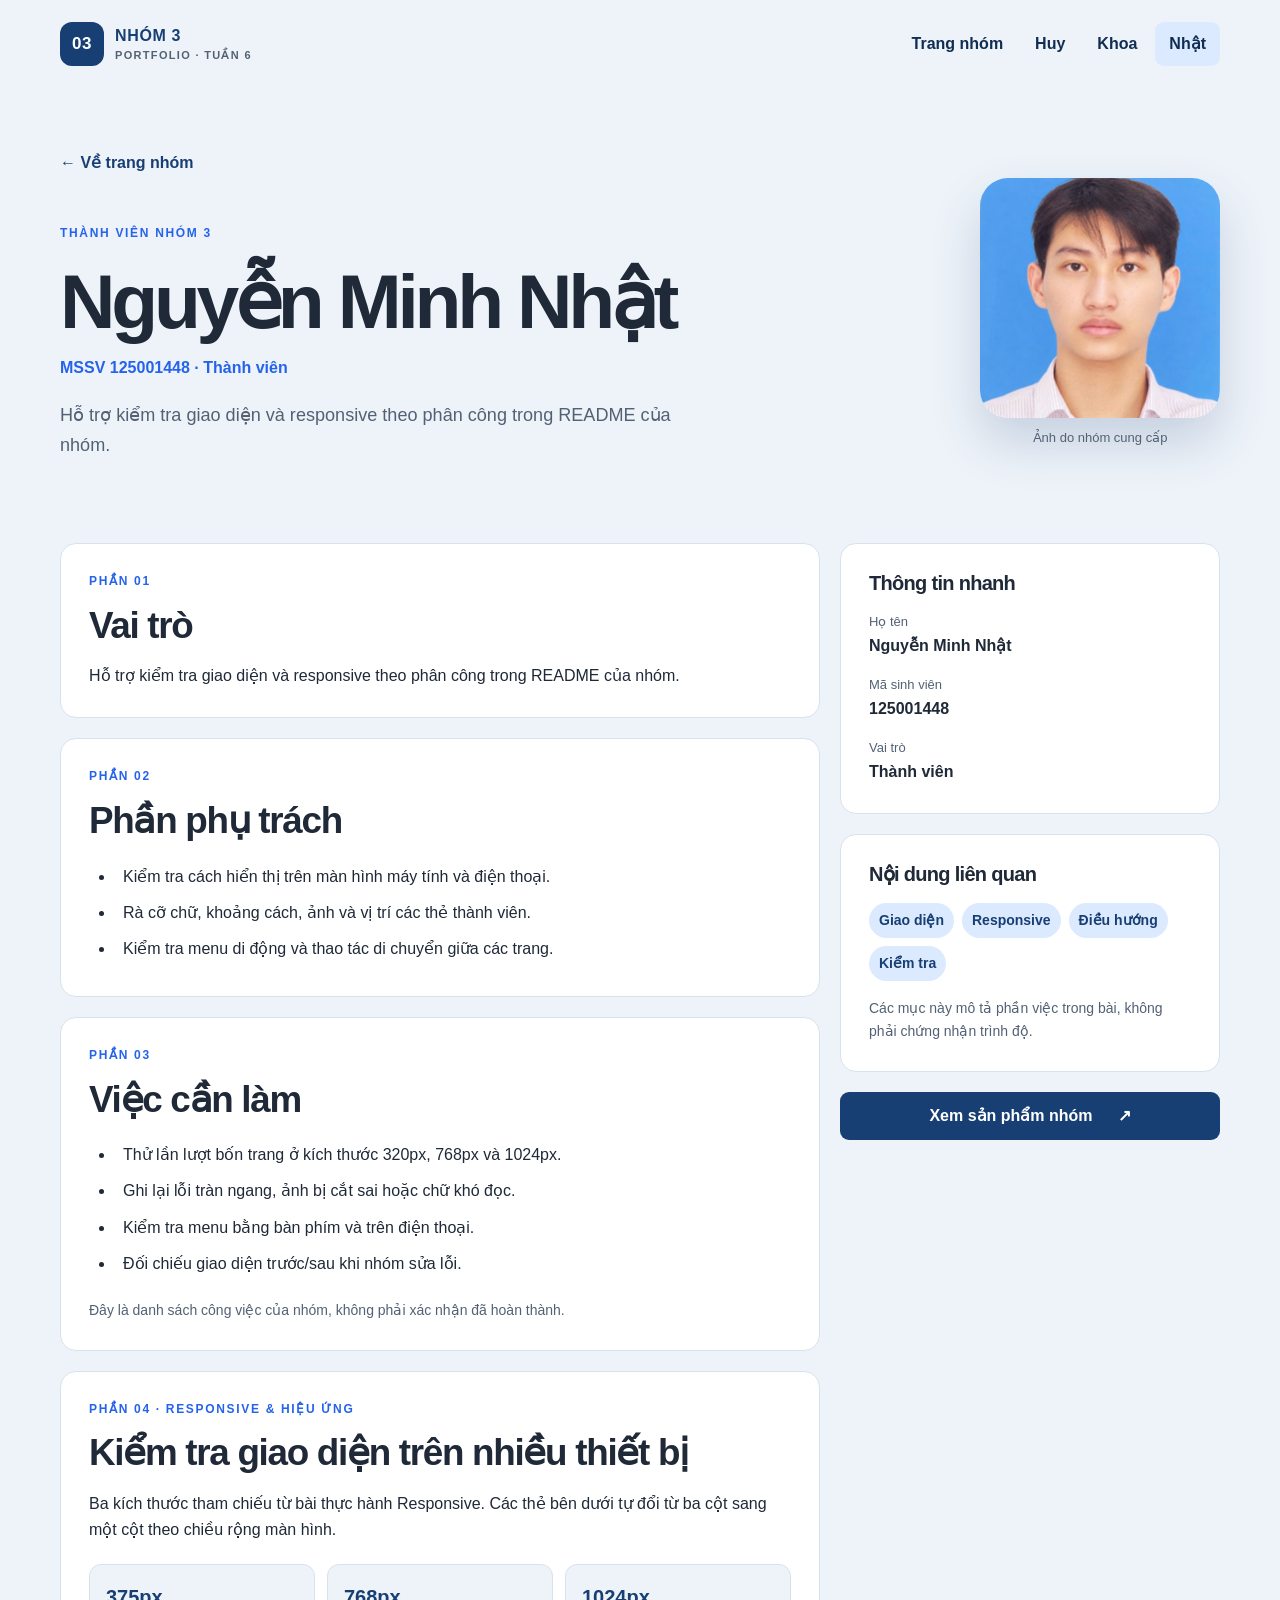
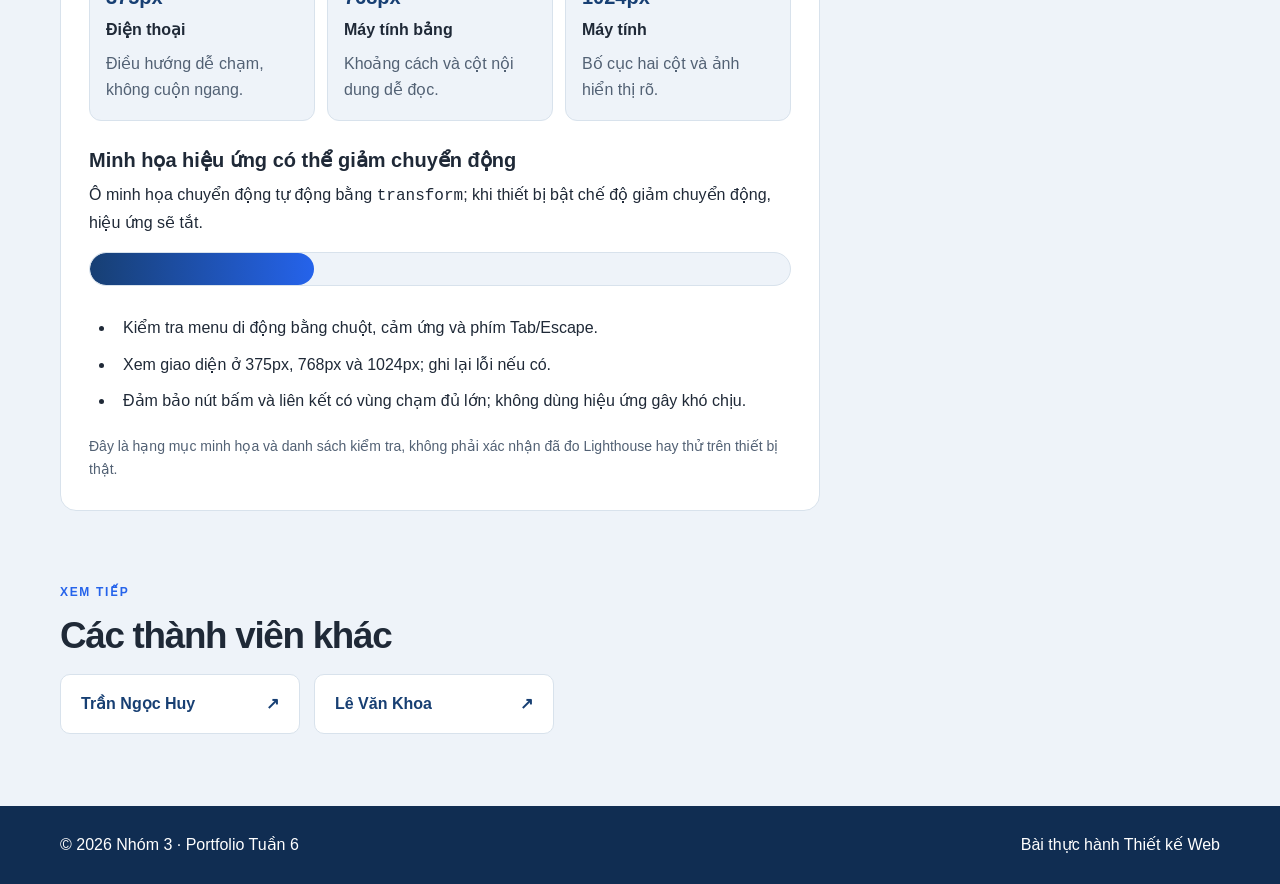
<file: nhat.html>
<!doctype html>
<html lang="vi">
<head>
  <meta charset="utf-8">
  <meta name="viewport" content="width=device-width, initial-scale=1">
  <meta name="theme-color" content="#173f73">
  <meta name="description" content="Trang cá nhân và nhiệm vụ của Nguyễn Minh Nhật trong Nhóm 3, Portfolio Tuần 6.">
  <title>Nguyễn Minh Nhật | Portfolio — Tuần 6</title>
  <link rel="icon" href="favicon.svg" type="image/svg+xml">
  <link rel="stylesheet" href="style.css">
  <link rel="stylesheet" href="nhat-tuan6.css">
  <script src="script.js" defer></script>
</head>
<body>
  <a class="skip-link" href="#main">Bỏ qua điều hướng</a>
  <header class="site-header container">
    <a class="brand" href="index.html">
      <span class="brand-mark">03</span>
      <span>NHÓM 3<small>PORTFOLIO · TUẦN 6</small></span>
    </a>
    <button class="menu-toggle" type="button" aria-controls="primary-navigation" aria-expanded="false">☰ <span>Menu</span></button>
    <nav id="primary-navigation" aria-label="Điều hướng chính">
      <ul class="nav-list">
        <li><a href="index.html">Trang nhóm</a></li>
        <li><a href="huy.html">Huy</a></li>
        <li><a href="khoa.html">Khoa</a></li>
        <li><a href="nhat.html" aria-current="page">Nhật</a></li>
      </ul>
    </nav>
  </header>
  <main id="main">
    <section class="profile-hero container">
      <div>
        <a class="back-link" href="index.html">← Về trang nhóm</a>
        <p class="eyebrow">THÀNH VIÊN NHÓM 3</p>
        <h1>Nguyễn Minh Nhật</h1>
        <p class="profile-meta">MSSV 125001448 <span aria-hidden="true">·</span> Thành viên</p>
        <p class="hero-copy">Hỗ trợ kiểm tra giao diện và responsive theo phân công trong README của nhóm.</p>
      </div>
      <figure class="profile-portrait">
        <img src="assets/nhat.png" alt="Ảnh chân dung Nguyễn Minh Nhật do nhóm cung cấp" width="240" height="240">
        <figcaption>Ảnh do nhóm cung cấp</figcaption>
      </figure>
    </section>

    <div class="container profile-layout">
      <div class="profile-main">
        <!-- Phần 1: vai trò của Nguyễn Minh Nhật -->
        <section class="panel" id="role">
          <p class="eyebrow">PHẦN 01</p>
          <h2>Vai trò</h2>
          <p>Hỗ trợ kiểm tra giao diện và responsive theo phân công trong README của nhóm.</p>
        </section>
        <!-- Phần 2: phần phụ trách -->
        <section class="panel" id="tasks">
          <p class="eyebrow">PHẦN 02</p>
          <h2>Phần phụ trách</h2>
          <ul class="task-list">
            <li>Kiểm tra cách hiển thị trên màn hình máy tính và điện thoại.</li>
            <li>Rà cỡ chữ, khoảng cách, ảnh và vị trí các thẻ thành viên.</li>
            <li>Kiểm tra menu di động và thao tác di chuyển giữa các trang.</li>
          </ul>
        </section>
        <!-- Phần 3: việc cần làm -->
        <section class="panel" id="next">
          <p class="eyebrow">PHẦN 03</p>
          <h2>Việc cần làm</h2>
          <ul class="task-list">
            <li>Thử lần lượt bốn trang ở kích thước 320px, 768px và 1024px.</li>
            <li>Ghi lại lỗi tràn ngang, ảnh bị cắt sai hoặc chữ khó đọc.</li>
            <li>Kiểm tra menu bằng bàn phím và trên điện thoại.</li>
            <li>Đối chiếu giao diện trước/sau khi nhóm sửa lỗi.</li>
          </ul>
          <p class="small-note">Đây là danh sách công việc của nhóm, không phải xác nhận đã hoàn thành.</p>
        </section>
        <section class="panel" id="mobile-checklist" aria-labelledby="mobile-checklist-heading">
          <p class="eyebrow">PHẦN 04 · RESPONSIVE & HIỆU ỨNG</p>
          <h2 id="mobile-checklist-heading">Kiểm tra giao diện trên nhiều thiết bị</h2>
          <p>Ba kích thước tham chiếu từ bài thực hành Responsive. Các thẻ bên dưới tự đổi từ ba cột sang một cột theo chiều rộng màn hình.</p>
          <div class="nhat-device-grid" aria-label="Các mốc màn hình cần kiểm tra">
            <article><strong>375px</strong><span>Điện thoại</span><p>Điều hướng dễ chạm, không cuộn ngang.</p></article>
            <article><strong>768px</strong><span>Máy tính bảng</span><p>Khoảng cách và cột nội dung dễ đọc.</p></article>
            <article><strong>1024px</strong><span>Máy tính</span><p>Bố cục hai cột và ảnh hiển thị rõ.</p></article>
          </div>
          <h3>Minh họa hiệu ứng có thể giảm chuyển động</h3>
          <p>Ô minh họa chuyển động tự động bằng <code>transform</code>; khi thiết bị bật chế độ giảm chuyển động, hiệu ứng sẽ tắt.</p>
          <div class="nhat-motion-demo" role="img" aria-label="Thanh minh họa có hiệu ứng chuyển động nhẹ và hỗ trợ giảm chuyển động">
            <span class="nhat-motion-runner" aria-hidden="true"></span>
          </div>
          <ul class="task-list">
            <li>Kiểm tra menu di động bằng chuột, cảm ứng và phím Tab/Escape.</li>
            <li>Xem giao diện ở 375px, 768px và 1024px; ghi lại lỗi nếu có.</li>
            <li>Đảm bảo nút bấm và liên kết có vùng chạm đủ lớn; không dùng hiệu ứng gây khó chịu.</li>
          </ul>
          <p class="small-note">Đây là hạng mục minh họa và danh sách kiểm tra, không phải xác nhận đã đo Lighthouse hay thử trên thiết bị thật.</p>
        </section>
      </div>
      <aside class="profile-aside">
        <div class="aside-card">
          <h2>Thông tin nhanh</h2>
          <dl><dt>Họ tên</dt><dd>Nguyễn Minh Nhật</dd><dt>Mã sinh viên</dt><dd>125001448</dd><dt>Vai trò</dt><dd>Thành viên</dd></dl>
        </div>
        <div class="aside-card">
          <h2>Nội dung liên quan</h2>
          <div class="tags"><span>Giao diện</span><span>Responsive</span><span>Điều hướng</span><span>Kiểm tra</span></div>
          <p class="small-note">Các mục này mô tả phần việc trong bài, không phải chứng nhận trình độ.</p>
        </div>
        <a class="button aside-button" href="index.html#work">Xem sản phẩm nhóm <span aria-hidden="true">↗</span></a>
      </aside>
    </div>

    <section class="section container next-section">
      <p class="eyebrow">XEM TIẾP</p>
      <h2>Các thành viên khác</h2>
      <div class="next-links">
        <a href="huy.html">Trần Ngọc Huy<span aria-hidden="true">↗</span></a>
        <a href="khoa.html">Lê Văn Khoa<span aria-hidden="true">↗</span></a>
      </div>
    </section>
  </main>
  <footer class="site-footer">
    <div class="container footer-inner">
      <p>© 2026 Nhóm 3 · Portfolio Tuần 6</p>
      <p>Bài thực hành Thiết kế Web</p>
    </div>
  </footer>
</body>
</html>
</file>
<file: style.css>
:root {
  --navy: #173f73;
  --navy-dark: #102d52;
  --blue: #2563eb;
  --ink: #1f2937;
  --muted: #526174;
  --line: #d8e2ec;
  --paper: #ffffff;
  --soft: #eef3f9;
}
* { box-sizing: border-box; }
html { scroll-behavior: smooth; }
body { margin: 0; background: var(--soft); color: var(--ink); font: 16px/1.65 Arial, Helvetica, sans-serif; }
a { color: inherit; }
button { font: inherit; }
.container { width: min(1160px, calc(100% - 40px)); margin-inline: auto; }
.skip-link { position: fixed; z-index: 20; top: -80px; left: 16px; padding: 9px 14px; background: white; color: var(--navy); }
.skip-link:focus { top: 12px; }
:focus-visible { outline: 3px solid #e6a700; outline-offset: 3px; }
.site-header { min-height: 88px; display: flex; align-items: center; justify-content: space-between; gap: 24px; }
.brand { display: inline-flex; align-items: center; gap: 11px; color: var(--navy); font-weight: 800; letter-spacing: .04em; text-decoration: none; line-height: 1.1; white-space: nowrap; }
.brand small { display: block; margin-top: 5px; color: var(--muted); font-size: 11px; font-weight: 700; letter-spacing: .12em; }
.brand-mark { width: 44px; height: 44px; display: grid; place-items: center; border-radius: 12px; background: var(--navy); color: white; font-size: 17px; }
.nav-list { display: flex; flex-wrap: wrap; gap: 4px; margin: 0; padding: 0; list-style: none; }
.nav-list a { display: block; padding: 9px 14px; border-radius: 9px; color: var(--navy-dark); text-decoration: none; font-weight: 700; }
.nav-list a:hover, .nav-list a[aria-current="page"] { background: #dbeafe; }
.menu-toggle { display: none; min-height: 44px; padding: 8px 13px; border: 1px solid var(--line); border-radius: 8px; background: white; color: var(--navy); cursor: pointer; }
.eyebrow { margin: 0 0 12px; color: var(--blue); font-size: 12px; font-weight: 800; letter-spacing: .14em; }
h1, h2, h3, p { overflow-wrap: break-word; }
h1, h2, h3 { line-height: 1.18; }
h1 { margin: 0 0 22px; font-size: clamp(2.7rem, 6vw, 5.2rem); letter-spacing: -.055em; }
h1 span { color: var(--blue); }
h2 { margin: 0 0 16px; font-size: clamp(1.7rem, 3vw, 2.3rem); letter-spacing: -.035em; }
h3 { margin: 0 0 10px; font-size: 1.25rem; }
p { margin: 0 0 16px; }
.hero { min-height: 540px; display: grid; grid-template-columns: minmax(0, 1.25fr) minmax(260px, .75fr); align-items: center; gap: 48px; padding-block: 65px 86px; }
.hero-copy { max-width: 650px; color: var(--muted); font-size: 1.13rem; }
.button { display: inline-flex; align-items: center; justify-content: center; gap: 25px; min-height: 48px; padding: 11px 20px; border-radius: 9px; background: var(--navy); color: white; text-decoration: none; font-weight: 700; transition: background .2s, transform .2s; }
.button:hover { background: var(--blue); transform: translateY(-2px); }
.hero-art { position: relative; aspect-ratio: 1; display: grid; place-items: center; overflow: hidden; border-radius: 28px; background: linear-gradient(145deg, #173f73, #2563eb); color: white; box-shadow: 0 24px 50px #173f7330; }
.hero-art > span { font-size: clamp(8rem, 18vw, 16rem); font-weight: 800; line-height: 1; letter-spacing: -.09em; }
.orbit { position: absolute; border: 1px solid #ffffff70; border-radius: 50%; }
.orbit-one { width: 72%; height: 72%; }
.orbit-two { width: 108%; height: 108%; }
.section { padding-block: 65px; }
.section-heading { max-width: 650px; margin-bottom: 30px; }
.section-heading > p:last-child { color: var(--muted); }
.people-grid, .step-grid { display: grid; grid-template-columns: repeat(3, minmax(0, 1fr)); gap: 18px; }
.person-card, .step-grid article, .panel, .aside-card, .work-card { background: var(--paper); border: 1px solid var(--line); border-radius: 16px; }
.person-card { display: flex; flex-direction: column; min-height: 330px; padding: 26px; }
.person-card > p { color: var(--muted); }
.person-top { display: flex; justify-content: space-between; align-items: start; margin-bottom: 22px; }
.person-number { color: #8b9caf; font-size: 13px; font-weight: 700; }
.avatar { width: 72px; height: 72px; border-radius: 18px; background: #dbeafe; }
.person-photo { display: block; object-fit: cover; object-position: center 28%; }
.person-card .student-id { color: var(--navy); font-size: 14px; font-weight: 700; }
.text-link { display: inline-flex; align-items: center; gap: 8px; margin-top: auto; color: var(--navy); font-weight: 800; text-underline-offset: 4px; }
.text-link:hover { color: var(--blue); }

/* Sản phẩm có thật trong repository */
.work-section { padding-top: 30px; }
.work-grid { display: grid; grid-template-columns: repeat(3, minmax(0, 1fr)); gap: 18px; }
.work-card { display: flex; flex-direction: column; overflow: hidden; }
.work-preview { min-height: 160px; display: flex; flex-direction: column; align-items: center; justify-content: center; color: white; }
.work-preview span { font-size: clamp(2.3rem, 5vw, 4rem); font-weight: 800; letter-spacing: -.05em; line-height: 1; }
.work-preview small { margin-top: 8px; font-size: 12px; font-weight: 800; letter-spacing: .17em; }
.preview-current { background: linear-gradient(130deg, #173f73, #3b82f6); }
.preview-grid { background: linear-gradient(130deg, #174655, #1d8a9b); }
.preview-drafts { background: linear-gradient(130deg, #392b70, #8465ca); }
.work-body { display: flex; flex: 1; flex-direction: column; padding: 24px; }
.work-body > p:not(.work-label) { color: var(--muted); }
.work-label { color: var(--blue); font-size: 12px; font-weight: 800; letter-spacing: .08em; }
.work-links { display: flex; flex-wrap: wrap; gap: 8px 16px; margin-top: auto; }
.work-links .text-link { margin-top: 0; }
.section-band { background: var(--navy); color: white; }
.section-band .eyebrow { color: #93c5fd; }
.section-band p { color: #e3edfa; }
.two-col { display: grid; grid-template-columns: 1fr 1fr; gap: 50px; }
.step-grid article { padding: 28px; }
.step-grid article > span { display: inline-block; margin-bottom: 20px; color: var(--blue); font-size: 28px; font-weight: 800; }
.step-grid article p { color: var(--muted); }
.profile-hero { display: flex; align-items: center; justify-content: space-between; gap: 30px; padding-block: 62px 66px; }
.profile-hero h1 { margin-bottom: 8px; }
.profile-hero .hero-copy { margin-top: 20px; }
.back-link { display: inline-block; margin-bottom: 48px; color: var(--navy); font-weight: 700; text-decoration: none; }
.back-link:hover { text-decoration: underline; }
.profile-meta { color: var(--blue); font-weight: 700; }
.profile-portrait { flex: 0 0 240px; width: 240px; margin: 0; }
.profile-portrait img { display: block; width: 100%; aspect-ratio: 1; height: auto; object-fit: cover; object-position: center 28%; border-radius: 28px; box-shadow: 0 24px 50px #173f7330; }
.profile-portrait figcaption { margin-top: 9px; color: var(--muted); font-size: 13px; text-align: center; }
.profile-layout { display: grid; grid-template-columns: minmax(0, 2fr) minmax(260px, 1fr); align-items: start; gap: 20px; }
.profile-main { display: grid; gap: 20px; }
.panel, .aside-card { padding: 28px; }
.panel > p:last-child, .aside-card p { margin-bottom: 0; }
.task-list { padding-left: 26px; margin: 0; }
.task-list li { padding: 5px 0 5px 8px; }
.profile-aside { display: grid; gap: 20px; }
.aside-button { width: 100%; }
.aside-card h2 { font-size: 1.25rem; }
dl { margin: 0; }
dt { color: var(--muted); font-size: 13px; }
dd { margin: 0 0 15px; font-weight: 700; }
dd:last-child { margin-bottom: 0; }
.tags { display: flex; flex-wrap: wrap; gap: 8px; }
.tags span { padding: 6px 10px; border-radius: 30px; background: #dbeafe; color: var(--navy); font-size: 14px; font-weight: 700; }
.small-note { margin-top: 16px; color: var(--muted); font-size: 14px; }
.next-section { padding-block: 72px; }
.next-links { display: flex; flex-wrap: wrap; gap: 14px; }
.next-links a { display: flex; justify-content: space-between; gap: 30px; min-width: 240px; padding: 16px 20px; border: 1px solid var(--line); border-radius: 10px; background: white; color: var(--navy); text-decoration: none; font-weight: 700; }
.next-links a:hover { border-color: var(--blue); color: var(--blue); }
.site-footer { background: var(--navy-dark); color: white; }
.footer-inner { display: flex; justify-content: space-between; gap: 12px; padding-block: 26px; }
.footer-inner p { margin: 0; }
@media (max-width: 850px) {
  .hero { grid-template-columns: 1fr; min-height: 0; gap: 35px; padding-block: 45px 60px; }
  .hero-art { width: min(100%, 420px); aspect-ratio: 1.5; }
  .people-grid, .step-grid, .work-grid { grid-template-columns: 1fr 1fr; }
  .two-col { gap: 24px; }
  .profile-portrait { flex-basis: 190px; width: 190px; }
}
@media (max-width: 680px) {
  body { font-size: 15px; }
  .container { width: min(100% - 28px, 1160px); }
  .site-header { min-height: 72px; flex-wrap: wrap; gap: 0; }
  .js .menu-toggle { display: inline-flex; align-items: center; gap: 8px; }
  .site-header nav { flex-basis: 100%; }
  .js .site-header nav { display: none; }
  .js .site-header nav.is-open { display: block; }
  .nav-list { flex-direction: column; padding: 12px 0 18px; }
  .nav-list a { min-height: 44px; display: flex; align-items: center; }
  .hero { padding-block: 42px 55px; }
  .hero-art { aspect-ratio: 1.7; }
  .hero-art > span { font-size: 8rem; }
  .section { padding-block: 48px; }
  .people-grid, .step-grid, .work-grid, .two-col, .profile-layout { grid-template-columns: 1fr; }
  .person-card { min-height: 0; }
  .profile-hero { align-items: start; padding-block: 42px 36px; }
  .profile-portrait { flex: 0 0 110px; width: 110px; }
  .profile-portrait img { border-radius: 18px; }
  .profile-portrait figcaption { font-size: 11px; }
  .profile-hero h1 { font-size: clamp(2rem, 9vw, 3.2rem); }
  .back-link { margin-bottom: 28px; }
  .footer-inner { flex-direction: column; }
}
@media (max-width: 390px) {
  .profile-hero { flex-direction: column-reverse; }
  .profile-portrait { flex: none; }
}
@media (prefers-reduced-motion: reduce) {
  html { scroll-behavior: auto; }
  *, *::before, *::after { animation-duration: .01ms !important; transition-duration: .01ms !important; }
}
</file>
<file: tuan-3/style.css>
* {
  box-sizing: border-box;
}

body {
  margin: 0;
  font-family: Arial, Helvetica, sans-serif;
  background: #eef3f8;
  color: #1f2937;
  line-height: 1.6;
}

/* CSS GRID: khung tổng thể của trang */
.page-layout {
  width: min(1100px, 92%);
  margin: 32px auto;
  display: grid;
  grid-template-columns: 1fr 3fr;
  grid-template-rows: auto 1fr auto;
  gap: 20px;
}

/* Header và Footer trải dài toàn bộ số cột */
.header,
.footer {
  grid-column: 1 / -1;
}

.header {
  background: #1f5aa6;
  color: white;
  padding: 28px;
  border-radius: 14px;
  display: flex;
  justify-content: space-between;
  align-items: center;
  gap: 20px;
  flex-wrap: wrap;
}

.eyebrow {
  margin: 0 0 4px;
  font-size: 12px;
  font-weight: 700;
  letter-spacing: 2px;
  opacity: 0.8;
}

.header h1 {
  margin: 0;
  font-size: 34px;
}

.subtitle {
  margin: 4px 0 0;
  opacity: 0.9;
}

/* FLEXBOX: menu ngang */
.nav {
  display: flex;
  gap: 14px;
  flex-wrap: wrap;
}

.nav a {
  color: white;
  text-decoration: none;
  padding: 8px 12px;
  border: 1px solid rgba(255,255,255,0.35);
  border-radius: 8px;
}

.nav a:hover {
  background: white;
  color: #1f5aa6;
}

.sidebar,
.main-content,
.card {
  min-width: 0;
}

.sidebar {
  background: white;
  padding: 24px;
  border-radius: 14px;
  box-shadow: 0 6px 18px rgba(15, 23, 42, 0.08);
}

.avatar {
  width: 88px;
  height: 88px;
  border-radius: 50%;
  background: #1f5aa6;
  color: white;
  display: flex;
  align-items: center;
  justify-content: center;
  font-size: 36px;
  font-weight: 700;
  margin-bottom: 18px;
}

.sidebar h2,
.sidebar h3,
.card h2 {
  margin-top: 0;
  color: #1f5aa6;
}

.sidebar h3 {
  margin-top: 24px;
}

/* FLEXBOX: danh sách kỹ năng tự xuống dòng */
.skills {
  display: flex;
  flex-wrap: wrap;
  gap: 10px;
}

.skills span {
  background: #e6efff;
  color: #174a8b;
  padding: 6px 10px;
  border-radius: 999px;
  font-size: 14px;
}

.main-content {
  display: grid;
  gap: 20px;
}

.card {
  background: white;
  padding: 24px;
  border-radius: 14px;
  box-shadow: 0 6px 18px rgba(15, 23, 42, 0.08);
}

/* Grid nhỏ cho khu vực dự án */
.project-grid {
  display: grid;
  grid-template-columns: repeat(3, 1fr);
  gap: 16px;
}

.project-item {
  border: 1px solid #d7e0ea;
  border-radius: 10px;
  padding: 18px;
  background: #f8fafc;
}

.project-item h3 {
  margin-top: 0;
}

/* FLEXBOX: hàng thông tin liên hệ */
.contact-row {
  display: flex;
  justify-content: space-between;
  gap: 16px;
  flex-wrap: wrap;
}

.footer {
  background: #0f2747;
  color: white;
  text-align: center;
  padding: 18px;
  border-radius: 14px;
}

/* Responsive */
@media (max-width: 800px) {
  .page-layout {
    grid-template-columns: 1fr;
  }

  .header,
  .footer {
    grid-column: 1;
  }

  .project-grid {
    grid-template-columns: 1fr;
  }
}
</file>
<file: tuan-8/style.css>
:root{--navy:#0d2348;--blue:#2563eb;--aqua:#0891b2;--ink:#12213c;--muted:#526179;--line:#d9e4f1;--bg:#f4f7fc;--white:#fff}
*{box-sizing:border-box}html{scroll-behavior:smooth}body{margin:0;background:var(--bg);color:var(--ink);font:16px/1.6 Arial,Helvetica,sans-serif}a{color:inherit}button,input{font:inherit}.container{width:min(1120px,calc(100% - 40px));margin-inline:auto}.skip-link{position:absolute;top:-100px;left:10px;z-index:99;padding:12px;background:white}.skip-link:focus{top:10px}:focus-visible{outline:3px solid #e8a11b;outline-offset:3px}
.topbar{background:#fff;border-bottom:1px solid var(--line)}.topbar-inner{display:flex;justify-content:space-between;align-items:center;gap:24px;padding-block:15px}.brand{display:flex;gap:11px;align-items:center;text-decoration:none;color:var(--navy);font-weight:900;line-height:1.2}.brand-icon{display:grid;place-items:center;width:45px;height:45px;border-radius:12px;background:var(--navy);color:white}.brand small{display:block;font-size:11px;letter-spacing:.12em;color:var(--muted)}.nav{display:flex;flex-wrap:wrap;gap:6px}.nav a{padding:10px 11px;border-radius:9px;text-decoration:none;font-weight:700;font-size:14px}.nav a:hover,.nav a:focus-visible{background:#e8f1ff}
.hero{display:grid;grid-template-columns:1.1fr .9fr;align-items:center;gap:44px;padding-block:83px 66px}.eyebrow,.section-number,.owner-label{color:var(--blue);font-size:12px;font-weight:900;letter-spacing:.15em}.hero h1{font-size:clamp(2.8rem,6vw,5.4rem);line-height:1.08;letter-spacing:-.055em;margin:20px 0}.hero h1 span{color:var(--blue)}.lead{font-size:18px;max-width:640px;color:var(--muted)}.hero-actions{display:flex;flex-wrap:wrap;gap:12px;margin-top:28px}.button{display:inline-flex;min-height:46px;align-items:center;justify-content:center;gap:10px;padding:10px 18px;border-radius:10px;font-weight:800;text-decoration:none;border:1px solid transparent;cursor:pointer;transition:background .2s,transform .2s}.button:hover{transform:translateY(-1px)}.primary{background:var(--navy);color:#fff}.primary:hover{background:var(--blue)}.outline{background:#fff;border-color:var(--line);color:var(--navy)}.outline:hover{border-color:var(--blue)}.hero-terminal{overflow:hidden;border-radius:20px;background:#081932;color:#d6e7ff;box-shadow:0 24px 56px #0d234826}.terminal-top{display:flex;align-items:center;gap:7px;background:#102545;padding:16px 20px}.terminal-top span{width:10px;height:10px;border-radius:50%;background:#f87171}.terminal-top span:nth-child(2){background:#fbbf24}.terminal-top span:nth-child(3){background:#34d399}.terminal-top strong{margin-left:auto;font-size:12px;color:#b1c8df}.hero-terminal pre{margin:0;padding:26px 20px;overflow:auto;font:14px/1.9 Consolas,monospace}.code-purple{color:#c4b5fd}.code-green{color:#86efac}.code-yellow{color:#fde68a}.code-cyan{color:#67e8f9}.code-gray{color:#94a3b8}.terminal-footer{padding:12px 20px;background:#102545;color:#c1d5ee;font-size:12px}.status-dot{display:inline-block;width:7px;height:7px;border-radius:50%;background:#34d399;margin-right:8px}
.owners{display:grid;grid-template-columns:repeat(3,minmax(0,1fr));gap:14px}.owners>div{background:#fff;border:1px solid var(--line);padding:22px;border-radius:15px}.owners strong{display:block;margin:6px 0 4px;font-size:18px}.owners p{margin:0;color:var(--muted)}.lesson{padding-top:80px}.lesson-last{padding-bottom:90px}.section-head{display:flex;justify-content:space-between;align-items:center;gap:20px;margin-bottom:24px}.section-head h2{font-size:clamp(1.65rem,3vw,2.3rem);letter-spacing:-.035em;line-height:1.2;margin:10px 0}.section-head p{margin:0;color:var(--muted)}.section-head code{background:#e5eefc;border-radius:4px;padding:2px 5px}.topic-pill{white-space:nowrap;font-weight:800;color:var(--navy);background:#e3edff;padding:9px 13px;border-radius:99px;font-size:12px}.module-grid{display:grid;grid-template-columns:1.2fr .8fr;gap:16px}.module-card,.result-card{background:#fff;border:1px solid var(--line);padding:26px;border-radius:16px}.module-card label{display:block;font-weight:800;margin-bottom:11px}.input-combo{display:flex;gap:10px}.input-combo input,.module-card>input{width:100%;min-width:0;min-height:48px;border:1px solid #a1b2c8;border-radius:10px;padding:10px 14px;background:white}.input-combo .button{flex:none}.hint{color:var(--muted);font-size:14px;margin:14px 0 0}.result-card{background:var(--navy);color:white;display:flex;flex-direction:column;justify-content:center}.result-card small{color:#9dc7ff;letter-spacing:.12em}.result-card strong{font-size:clamp(1.4rem,3vw,2rem);margin:10px 0}.result-card p{margin:0;color:#e1efff}.team-grid{list-style:none;padding:0;margin:22px 0 0;display:grid;grid-template-columns:repeat(3,minmax(0,1fr));gap:14px}.team-card{border-radius:12px;border:1px solid var(--line);padding:18px;background:#f7faff}.team-card span{font-size:11px;font-weight:800;color:var(--aqua)}.team-card strong{display:block;font-size:17px;margin:8px 0}.team-card p{margin:0;color:var(--muted)}.task-toolbar{display:flex;justify-content:space-between;align-items:center;gap:12px;margin:24px 0 12px}.text-button{border:0;background:none;color:var(--blue);cursor:pointer;text-decoration:underline;padding:10px}.task-list{list-style:none;padding:0;margin:0;display:grid;gap:10px}.task-item{display:flex;align-items:center;gap:12px;border:1px solid var(--line);padding:12px 14px;border-radius:10px;min-width:0}.task-item input{width:20px;height:20px;flex:none;accent-color:var(--blue)}.task-item label{flex:1;min-width:0;overflow-wrap:anywhere;margin:0!important;font-weight:400!important}.task-item.is-done label{text-decoration:line-through;color:var(--muted)}.delete-button{min-height:40px;padding:6px 12px;border:1px solid var(--line);border-radius:8px;background:#fff;color:#8b2446;cursor:pointer}.delete-button:hover{background:#fff0f3}.empty-item{padding:18px;border:1px dashed var(--line);border-radius:10px;color:var(--muted)}.summary-band{background:linear-gradient(135deg,#0d2348,#18559a);color:#fff}.summary{padding-block:58px;display:flex;align-items:center;justify-content:space-between;gap:25px}.summary h2{font-size:clamp(1.7rem,3vw,2.5rem);margin:8px 0}.summary p{max-width:760px;margin:0;color:#e3edff}.summary .eyebrow{color:#93c5fd}.outline-light{color:#fff;border:1px solid #b3d2f5;white-space:nowrap}.outline-light:hover{background:#ffffff20}.site-footer{background:#081932;color:#d3e3f5}.site-footer .container{display:flex;justify-content:space-between;gap:12px;padding-block:26px}.site-footer p{margin:0}.site-footer a{color:#d3e3f5}
@media(max-width:900px){.hero{grid-template-columns:1fr;padding-block:50px}.section-head{display:block}.topic-pill{display:inline-block;margin-top:16px}.team-grid{grid-template-columns:1fr 1fr}.module-grid{grid-template-columns:1fr}}
@media(max-width:650px){.container{width:calc(100% - 28px)}.topbar-inner{display:block}.nav{margin-top:12px}.nav a{font-size:14px;padding:10px 8px}.hero{gap:22px}.hero-terminal pre{font-size:12px}.owners,.team-grid{grid-template-columns:1fr}.lesson{padding-top:55px}.module-card,.result-card{padding:20px}.input-combo{flex-direction:column}.input-combo .button{width:100%}.summary,.site-footer .container{display:block}.summary .button{margin-top:20px}.site-footer p+p{margin-top:8px}}
@media(prefers-reduced-motion:reduce){html{scroll-behavior:auto}*,*::before,*::after{animation-duration:.01ms!important;transition-duration:.01ms!important}}
</file>
<file: khoa-tuan6.css>
/* Giao diện bổ trợ cho phần Design System trên trang Khoa.
   Kế thừa màu sắc từ style.css, không đổi giao diện các trang khác. */
.khoa-token-grid {
  list-style: none;
  padding: 0;
  margin: 18px 0 24px;
  display: grid;
  grid-template-columns: repeat(auto-fit, minmax(min(100%, 155px), 1fr));
  gap: 12px;
}
.khoa-token-grid li {
  display: flex;
  flex-direction: column;
  min-width: 0;
  gap: 7px;
  padding: 12px;
  border: 1px solid var(--line);
  border-radius: 12px;
  background: #fff;
}
.khoa-token-grid code {
  font-size: .88rem;
  overflow-wrap: anywhere;
}
.khoa-color-preview {
  display: block;
  height: 38px;
  border: 1px solid var(--line);
  border-radius: 8px;
}
.khoa-navy { background: var(--navy); }
.khoa-blue { background: var(--blue); }
.khoa-soft { background: var(--soft); }
@media (max-width: 680px) {
  .khoa-token-grid { grid-template-columns: 1fr; }
  .khoa-token-grid code, .khoa-token-grid strong { font-size: 1rem; }
}
</file>
<file: nhat-tuan6.css>
/* Responsive và motion demo cho trang Nhật. Các lớp chỉ ảnh hưởng trang cá nhân. */
.nhat-device-grid {
  display: grid;
  grid-template-columns: repeat(3, minmax(0, 1fr));
  gap: 12px;
  margin: 20px 0 28px;
}
.nhat-device-grid article {
  padding: 16px;
  border: 1px solid var(--line);
  background: var(--soft);
  border-radius: 12px;
  min-width: 0;
}
.nhat-device-grid strong {
  display: block;
  color: var(--navy);
  font-size: 1.25rem;
}
.nhat-device-grid span { display: block; font-weight: 700; margin: 3px 0 8px; }
.nhat-device-grid p { color: var(--muted); font-size: 1rem; margin: 0; }
.nhat-motion-demo {
  height: 34px;
  position: relative;
  overflow: hidden;
  border-radius: 18px;
  border: 1px solid var(--line);
  background: var(--soft);
  margin-bottom: 24px;
}
.nhat-motion-runner {
  display: block;
  width: 32%;
  height: 100%;
  border-radius: inherit;
  background: linear-gradient(90deg, var(--navy), var(--blue));
  animation: nhat-motion 2.8s ease-in-out infinite alternate;
}
@keyframes nhat-motion {
  from { transform: translateX(0); }
  to { transform: translateX(210%); }
}
@media (max-width: 780px) {
  .nhat-device-grid { grid-template-columns: 1fr; }
}
@media (max-width: 680px) {
  .nhat-device-grid article { padding: 18px; }
  .nhat-device-grid strong, .nhat-device-grid span, .nhat-device-grid p { font-size: 1rem; }
  .nhat-motion-demo { height: 40px; }
  .small-note, .profile-portrait figcaption, .task-list, .tags span { font-size: 1rem; }
  .profile-hero { flex-wrap: wrap; }
  .profile-hero > div { min-width: 0; }
}
@media (prefers-reduced-motion: reduce) {
  .nhat-motion-runner { animation: none; }
}
</file>
